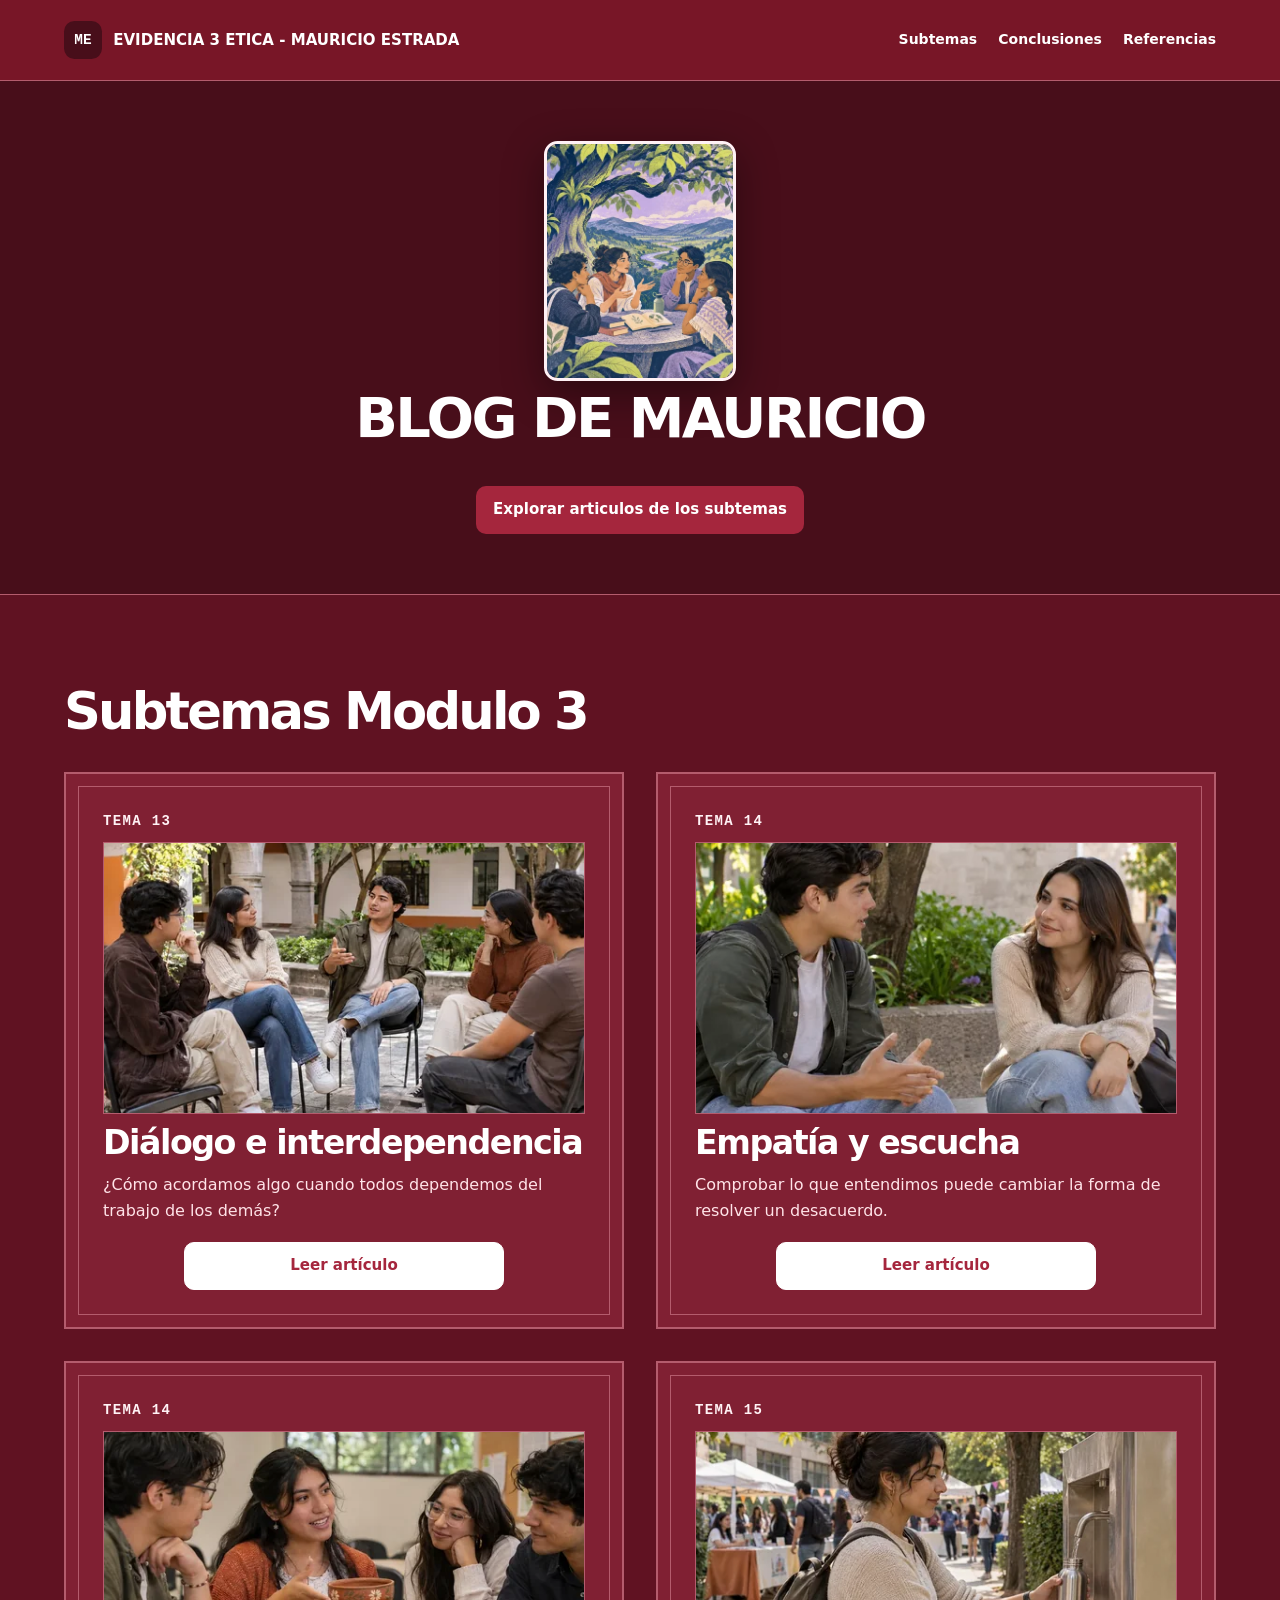
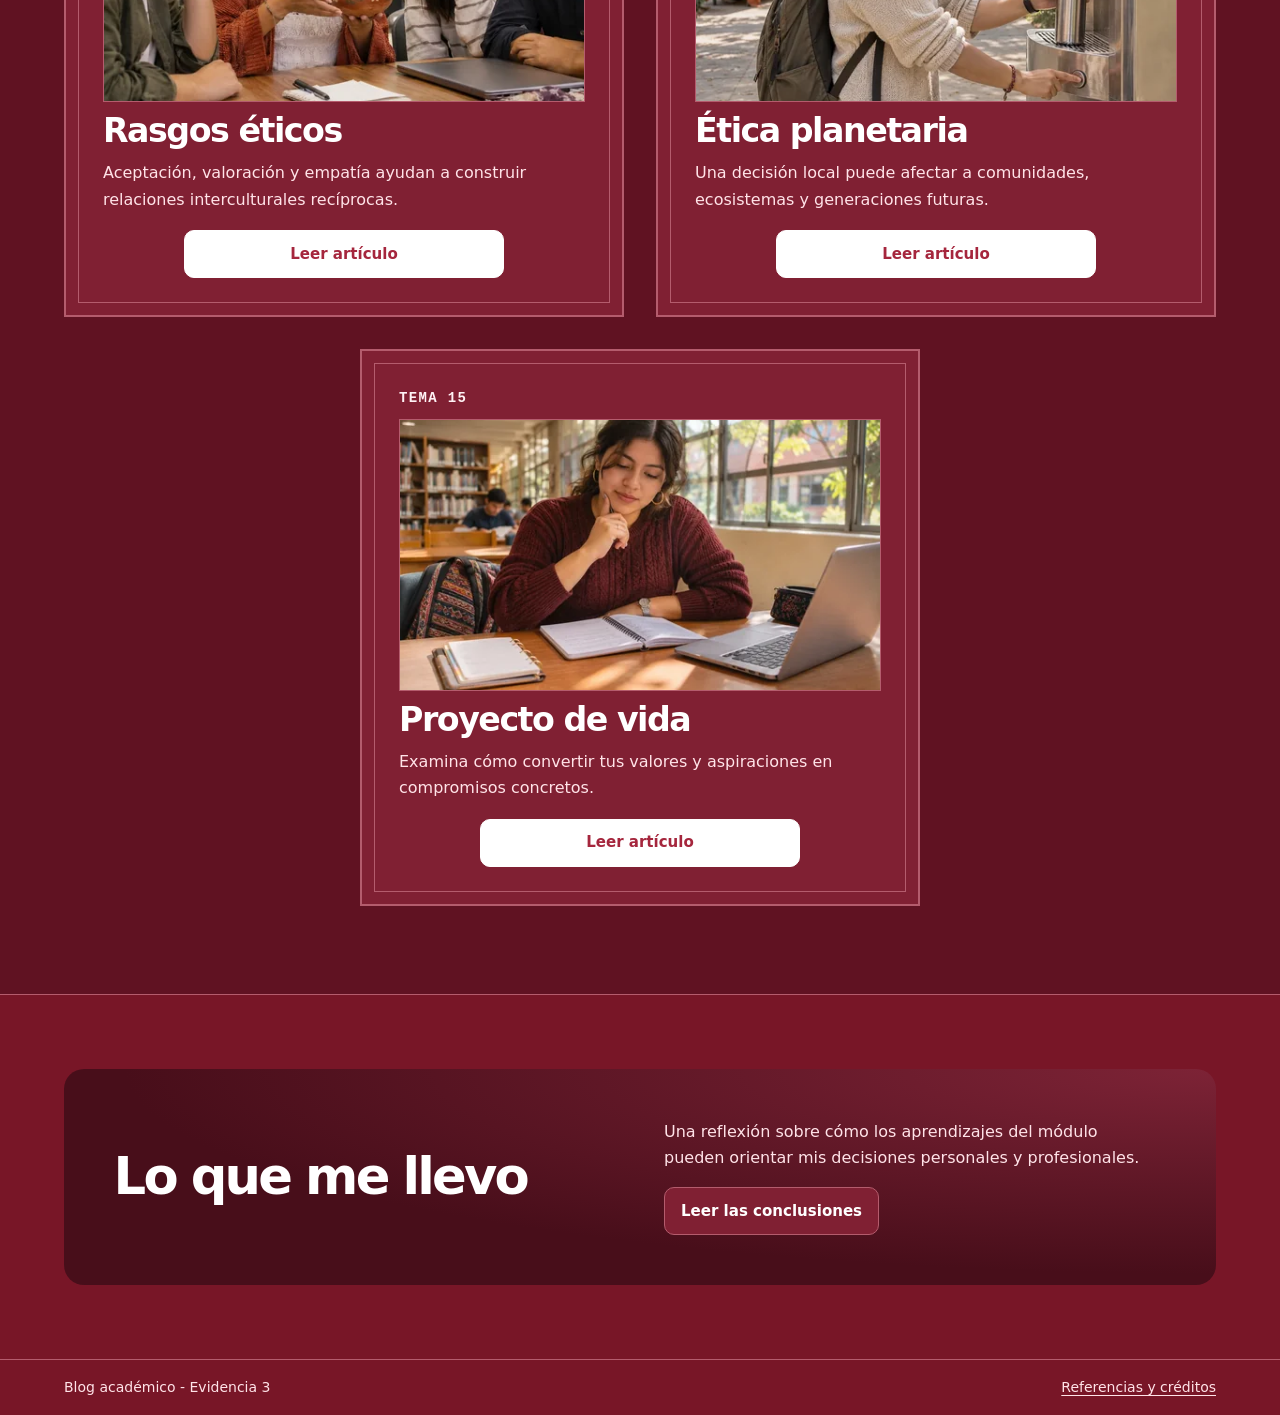
<file: index.html>
<!doctype html>
<html lang="es-MX">
<head>
  <meta charset="utf-8">
  <meta name="viewport" content="width=device-width, initial-scale=1">
  <meta name="description" content="Blog académico de Ética. Cinco lecturas con galerías del Módulo 3 para tomar decisiones en la escuela, el trabajo y la comunidad.">
  <title>EVIDENCIA 3 - ETICA</title>
  <meta name="theme-color" content="#781627">
  <link rel="stylesheet" href="estilos.css">
</head>
<body>
  <a class="skip" href="#contenido">Saltar al contenido</a>
  <header class="nav">
    <div class="wrap nav-inner">
      <a class="brand" href="index.html" aria-current="page"><span class="brand-mark" aria-hidden="true">ME</span> <span>EVIDENCIA 3 ETICA - MAURICIO ESTRADA</span></a>
      <nav aria-label="Navegación principal">
        <ul class="nav-links">
          <li><a href="#lecturas">Subtemas</a></li>
          <li><a href="conclusiones.html">Conclusiones</a></li>
          <li><a href="referencias.html">Referencias</a></li>
        </ul>
      </nav>
    </div>
  </header>
  <main id="contenido">
    <section class="hero" aria-labelledby="titulo">
      <div class="wrap hero-inner">
        <figure class="hero-figure">
          <img src="assets/hero-384.webp" srcset="assets/hero-384.webp 384w, assets/hero-576.webp 576w, assets/hero.webp 960w" sizes="clamp(9.125rem, calc(16vw - 6px), 11.625rem)" width="384" height="480" alt="Cuatro estudiantes conversan alrededor de una mesa bajo un árbol, en un paisaje atravesado por un río." fetchpriority="high">
        </figure>
        <div class="hero-copy">
          
          <h1 id="titulo">BLOG DE MAURICIO</h1>
          <a class="button" href="#lecturas">Explorar articulos de los subtemas</a>
        </div>
      </div>
    </section>
    <section class="topics" id="lecturas" aria-labelledby="titulo-lecturas">
      <div class="wrap">
        <div class="topics-header">
          <h2 id="titulo-lecturas">Subtemas Modulo 3</h2>
        </div>
        <div class="topic-grid">
          <article class="topic-card">
            <div class="topic-copy">
              <p class="eyebrow">Tema 13</p>
              <img class="topic-image" src="assets/dialogo-1.webp" srcset="assets/dialogo-1-512.webp 512w, assets/dialogo-1-768.webp 768w, assets/dialogo-1.webp 1100w" sizes="(max-width: 35rem) calc(100vw - 6rem), (max-width: 48rem) calc(100vw - 7rem), min(31rem, calc(50vw - 6rem))" width="1100" height="733" alt="Cinco estudiantes se sientan en círculo en un patio y miran al compañero que toma la palabra." decoding="async">
              <h3>Diálogo e interdependencia</h3>
              <p>¿Cómo acordamos algo cuando todos dependemos del trabajo de los demás?</p>
              <a class="button" href="dialogo.html" aria-label="Leer Diálogo e interdependencia">Leer artículo</a>
            </div>
          </article>
          <article class="topic-card">
            <div class="topic-copy">
              <p class="eyebrow">Tema 14</p>
              <img class="topic-image" src="assets/empatia-1.webp" srcset="assets/empatia-1-512.webp 512w, assets/empatia-1-768.webp 768w, assets/empatia-1.webp 1100w" sizes="(max-width: 35rem) calc(100vw - 6rem), (max-width: 48rem) calc(100vw - 7rem), min(31rem, calc(50vw - 6rem))" width="1100" height="733" alt="En una banca del campus, una estudiante mira a su compañero mientras él habla y gesticula." decoding="async">
              <h3>Empatía y escucha</h3>
              <p>Comprobar lo que entendimos puede cambiar la forma de resolver un desacuerdo.</p>
              <a class="button" href="empatia.html" aria-label="Leer Empatía y escucha">Leer artículo</a>
            </div>
          </article>
          <article class="topic-card">
            <div class="topic-copy">
              <p class="eyebrow">Tema 14</p>
              <img class="topic-image" src="assets/rasgos-1.webp" srcset="assets/rasgos-1-512.webp 512w, assets/rasgos-1-768.webp 768w, assets/rasgos-1.webp 1100w" sizes="(max-width: 35rem) calc(100vw - 6rem), (max-width: 48rem) calc(100vw - 7rem), min(31rem, calc(50vw - 6rem))" width="1100" height="733" alt="Una estudiante muestra un cuenco de barro decorado mientras tres compañeros la escuchan alrededor de una mesa." decoding="async">
              <h3>Rasgos éticos</h3>
              <p>Aceptación, valoración y empatía ayudan a construir relaciones interculturales recíprocas.</p>
              <a class="button" href="rasgos.html" aria-label="Leer Rasgos éticos">Leer artículo</a>
            </div>
          </article>
          <article class="topic-card">
            <div class="topic-copy">
              <p class="eyebrow">Tema 15</p>
              <img class="topic-image" src="assets/planeta-1.webp" srcset="assets/planeta-1-512.webp 512w, assets/planeta-1-768.webp 768w, assets/planeta-1.webp 1100w" sizes="(max-width: 35rem) calc(100vw - 6rem), (max-width: 48rem) calc(100vw - 7rem), min(31rem, calc(50vw - 6rem))" width="1100" height="733" alt="Una estudiante llena una botella de acero en un dispensador de agua durante una feria al aire libre." decoding="async">
              <h3>Ética planetaria</h3>
              <p>Una decisión local puede afectar a comunidades, ecosistemas y generaciones futuras.</p>
              <a class="button" href="planeta.html" aria-label="Leer Ética planetaria">Leer artículo</a>
            </div>
          </article>
          <article class="topic-card">
            <div class="topic-copy">
              <p class="eyebrow">Tema 15</p>
              <img class="topic-image" src="assets/proyecto-1.webp" srcset="assets/proyecto-1-512.webp 512w, assets/proyecto-1-768.webp 768w, assets/proyecto-1.webp 1100w" sizes="(max-width: 35rem) calc(100vw - 6rem), (max-width: 48rem) calc(100vw - 7rem), min(31rem, calc(50vw - 6rem))" width="1100" height="733" alt="Una estudiante revisa un cuaderno abierto junto a una computadora en una biblioteca." decoding="async">
              <h3>Proyecto de vida</h3>
              <p>Examina cómo convertir tus valores y aspiraciones en compromisos concretos.</p>
              <a class="button" href="proyecto.html" aria-label="Leer Proyecto de vida">Leer artículo</a>
            </div>
          </article>
        </div>
      </div>
    </section>
    <section class="reflection-teaser" aria-labelledby="titulo-cierre">
      <div class="wrap teaser-grid">
        <h2 id="titulo-cierre">Lo que me llevo</h2>
        <div>
          <p>Una reflexión sobre cómo los aprendizajes del módulo pueden orientar mis decisiones personales y profesionales.</p>
          <a class="button outline" href="conclusiones.html">Leer las conclusiones</a>
        </div>
      </div>
    </section>
  </main>
  <footer class="footer">
    <div class="wrap footer-inner">
      <p>Blog académico - Evidencia 3</p>
      <a href="referencias.html">Referencias y créditos</a>
    </div>
  </footer>
</body>
</html>
</file>
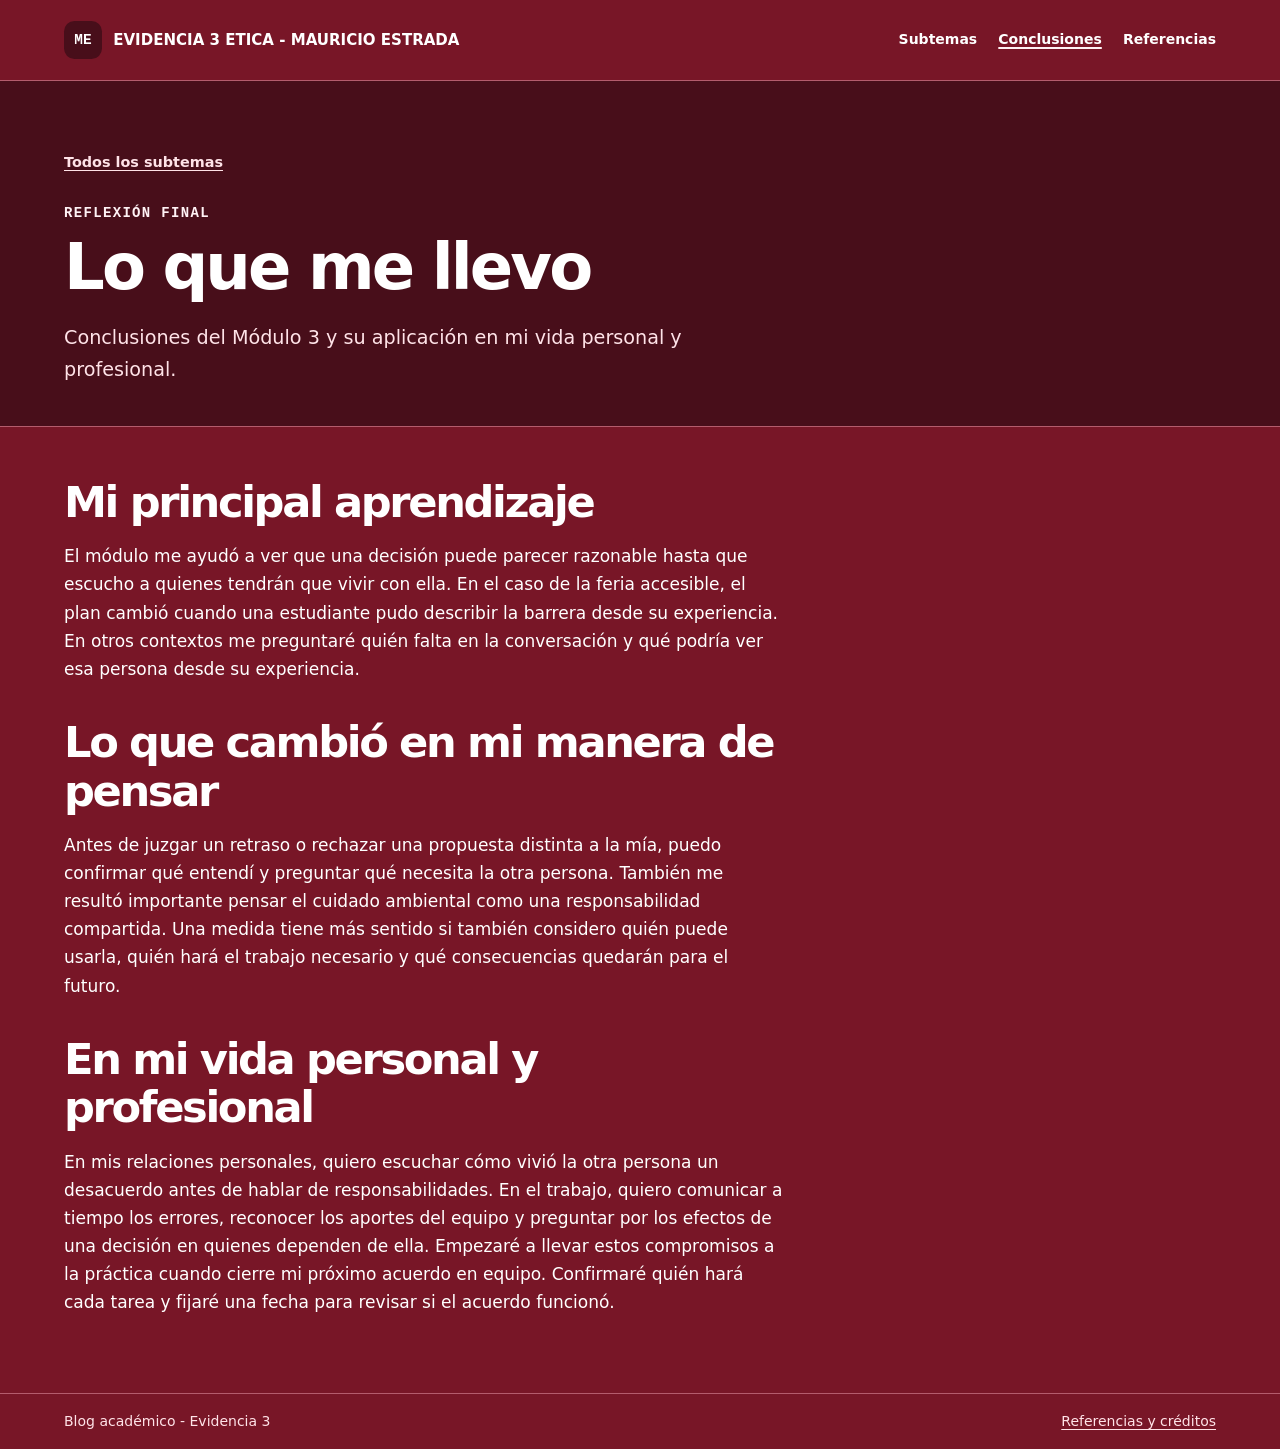
<file: conclusiones.html>
<!doctype html>
<html lang="es-MX">
<head>
  <meta charset="utf-8">
  <meta name="viewport" content="width=device-width, initial-scale=1">
  <meta name="description" content="Reflexión sobre los aprendizajes del Módulo 3.">
  <title>Conclusiones | Ética en común</title>
  <meta name="theme-color" content="#781627">
  <link rel="stylesheet" href="estilos.css">
</head>
<body>
  <a class="skip" href="#contenido">Saltar al contenido</a>
  <header class="nav">
    <div class="wrap nav-inner">
      <a class="brand" href="index.html"><span class="brand-mark" aria-hidden="true">ME</span> <span>EVIDENCIA 3 ETICA - MAURICIO ESTRADA</span></a>
      <nav aria-label="Navegación principal">
        <ul class="nav-links">
          <li><a href="index.html#lecturas">Subtemas</a></li>
          <li><a href="conclusiones.html" aria-current="page">Conclusiones</a></li>
          <li><a href="referencias.html">Referencias</a></li>
        </ul>
      </nav>
    </div>
  </header>
  <main id="contenido">
    <header class="page-head">
      <div class="wrap">
        <a class="crumb" href="index.html#lecturas">Todos los subtemas</a>
        <p class="eyebrow">Reflexión final</p>
        <h1>Lo que me llevo</h1>
        <p class="lede">Conclusiones del Módulo 3 y su aplicación en mi vida personal y profesional.</p>
      </div>
    </header>
    <div class="wrap reflection"><div class="reading-copy"><section><h2>Mi principal aprendizaje</h2><p>El módulo me ayudó a ver que una decisión puede parecer razonable hasta que escucho a quienes tendrán que vivir con ella. En el caso de la feria accesible, el plan cambió cuando una estudiante pudo describir la barrera desde su experiencia. En otros contextos me preguntaré quién falta en la conversación y qué podría ver esa persona desde su experiencia.</p></section>
<section><h2>Lo que cambió en mi manera de pensar</h2><p>Antes de juzgar un retraso o rechazar una propuesta distinta a la mía, puedo confirmar qué entendí y preguntar qué necesita la otra persona. También me resultó importante pensar el cuidado ambiental como una responsabilidad compartida. Una medida tiene más sentido si también considero quién puede usarla, quién hará el trabajo necesario y qué consecuencias quedarán para el futuro.</p></section>
<section><h2>En mi vida personal y profesional</h2><p>En mis relaciones personales, quiero escuchar cómo vivió la otra persona un desacuerdo antes de hablar de responsabilidades. En el trabajo, quiero comunicar a tiempo los errores, reconocer los aportes del equipo y preguntar por los efectos de una decisión en quienes dependen de ella. Empezaré a llevar estos compromisos a la práctica cuando cierre mi próximo acuerdo en equipo. Confirmaré quién hará cada tarea y fijaré una fecha para revisar si el acuerdo funcionó.</p></section></div></div>
  </main>
   <footer class="footer">
    <div class="wrap footer-inner">
      <p>Blog académico - Evidencia 3</p>
      <a href="referencias.html">Referencias y créditos</a>
    </div>
  </footer>
</body>
</html>
</file>
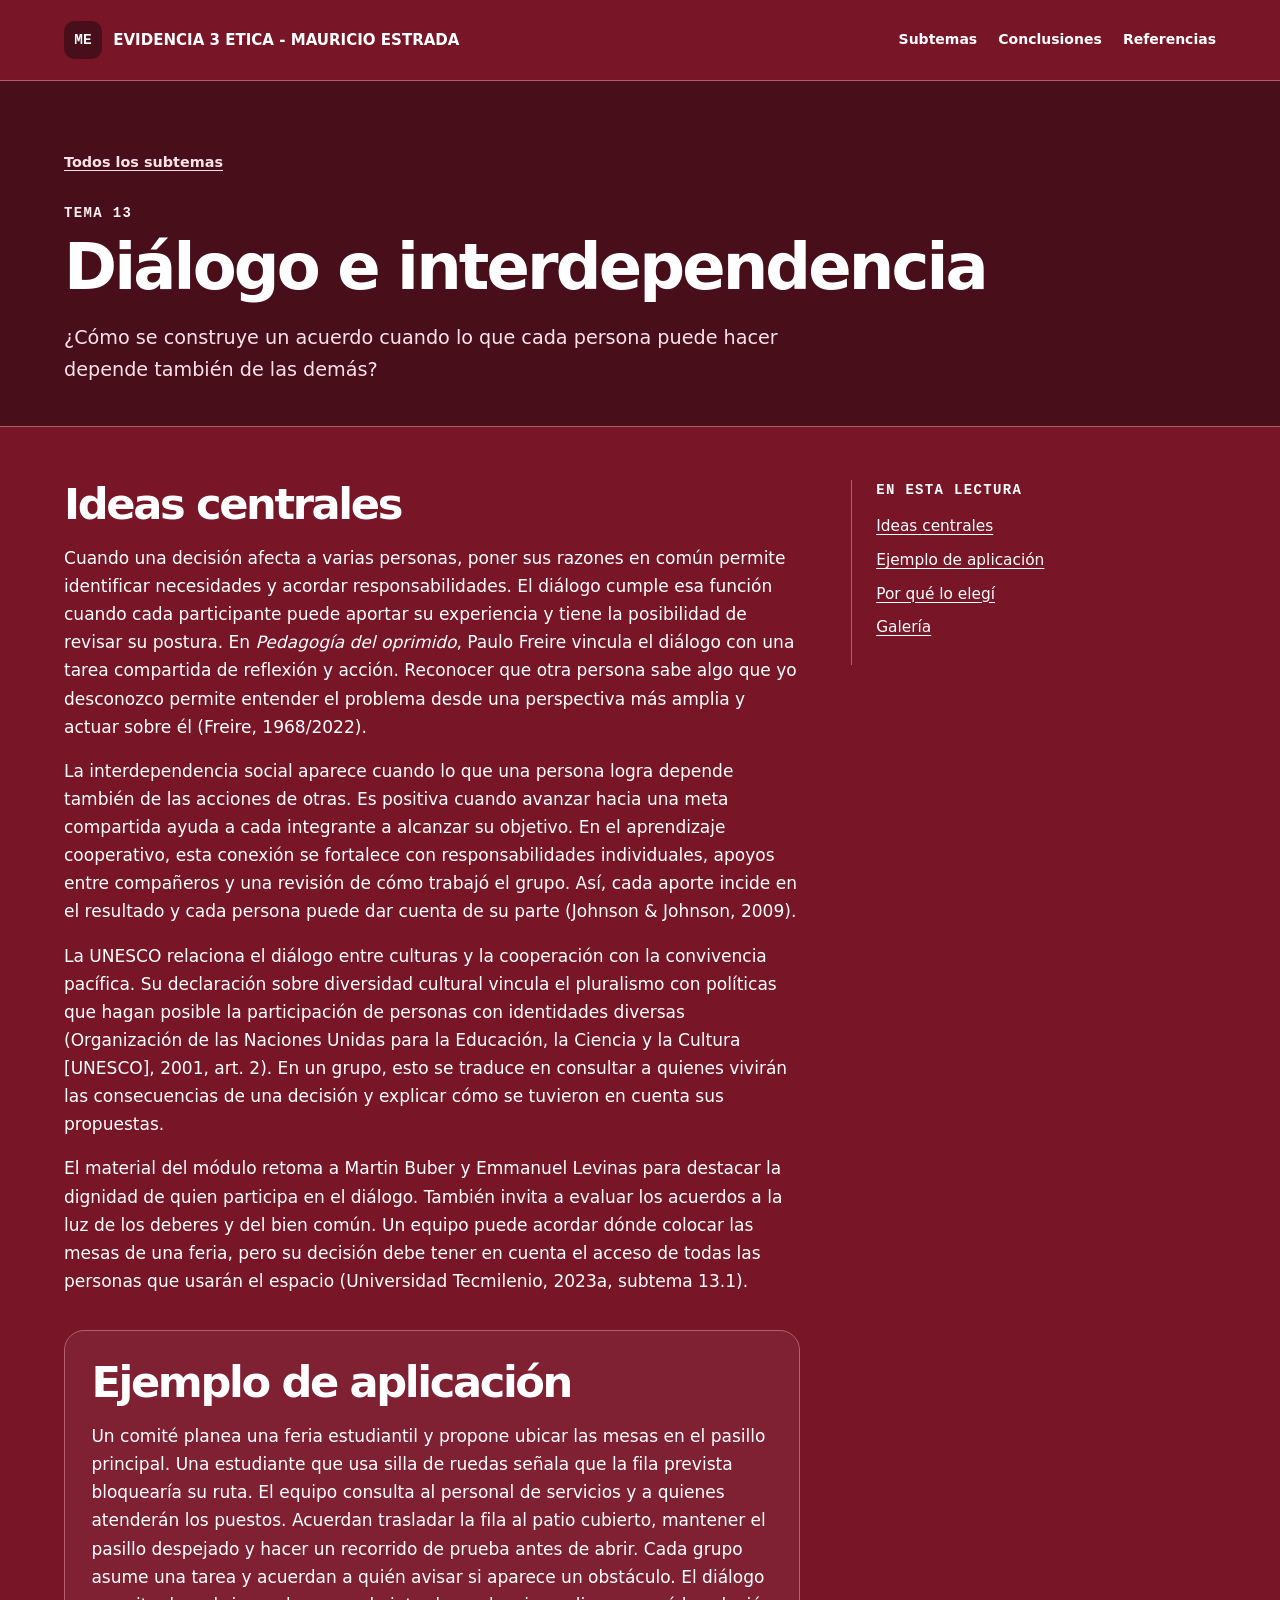
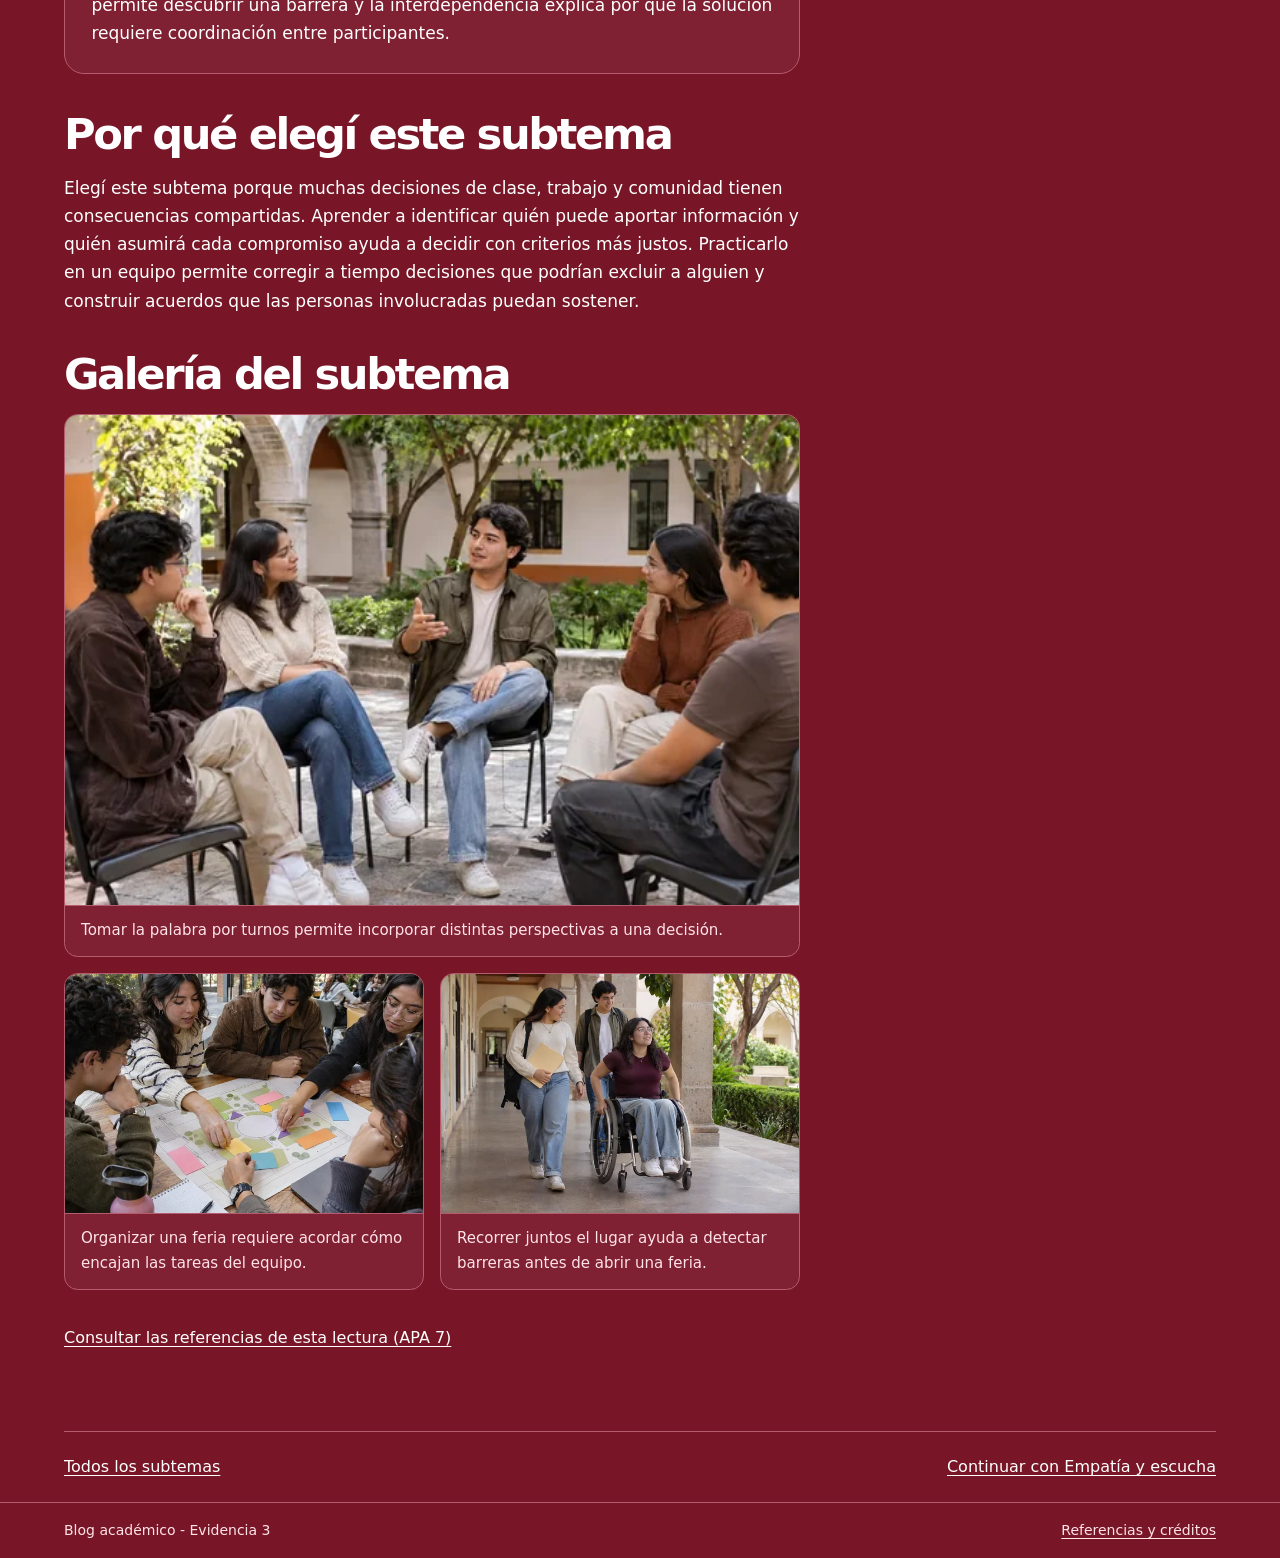
<file: dialogo.html>
<!doctype html>
<html lang="es-MX">
<head>
  <meta charset="utf-8">
  <meta name="viewport" content="width=device-width, initial-scale=1">
  <meta name="description" content="¿Cómo se construye un acuerdo cuando lo que cada persona puede hacer depende también de las demás?">
  <title>Diálogo e interdependencia | Ética en común</title>
  <meta name="theme-color" content="#781627">
  <link rel="stylesheet" href="estilos.css">
</head>
<body>
  <a class="skip" href="#contenido">Saltar al contenido</a>
  <header class="nav">
    <div class="wrap nav-inner">
      <a class="brand" href="index.html"><span class="brand-mark" aria-hidden="true">ME</span> <span>EVIDENCIA 3 ETICA - MAURICIO ESTRADA</span></a>
      <nav aria-label="Navegación principal">
        <ul class="nav-links">
          <li><a href="index.html#lecturas">Subtemas</a></li>
          <li><a href="conclusiones.html">Conclusiones</a></li>
          <li><a href="referencias.html">Referencias</a></li>
        </ul>
      </nav>
    </div>
  </header>
  <main id="contenido">
    <header class="page-head">
      <div class="wrap">
        <a class="crumb" href="index.html#lecturas">Todos los subtemas</a>
        <p class="eyebrow">Tema 13</p>
        <h1>Diálogo e interdependencia</h1>
        <p class="lede">¿Cómo se construye un acuerdo cuando lo que cada persona puede hacer depende también de las demás?</p>
      </div>
    </header>
    <div class="wrap reading-layout">
      <article>
        <div class="reading-copy">
          <section id="conceptos" aria-labelledby="titulo-conceptos">
            <h2 id="titulo-conceptos">Ideas centrales</h2>
            <p>Cuando una decisión afecta a varias personas, poner sus razones en común permite identificar necesidades y acordar responsabilidades. El diálogo cumple esa función cuando cada participante puede aportar su experiencia y tiene la posibilidad de revisar su postura. En <em>Pedagogía del oprimido</em>, Paulo Freire vincula el diálogo con una tarea compartida de reflexión y acción. Reconocer que otra persona sabe algo que yo desconozco permite entender el problema desde una perspectiva más amplia y actuar sobre él (Freire, 1968/2022).</p>
<p>La interdependencia social aparece cuando lo que una persona logra depende también de las acciones de otras. Es positiva cuando avanzar hacia una meta compartida ayuda a cada integrante a alcanzar su objetivo. En el aprendizaje cooperativo, esta conexión se fortalece con responsabilidades individuales, apoyos entre compañeros y una revisión de cómo trabajó el grupo. Así, cada aporte incide en el resultado y cada persona puede dar cuenta de su parte (Johnson &amp; Johnson, 2009).</p>
<p>La UNESCO relaciona el diálogo entre culturas y la cooperación con la convivencia pacífica. Su declaración sobre diversidad cultural vincula el pluralismo con políticas que hagan posible la participación de personas con identidades diversas (Organización de las Naciones Unidas para la Educación, la Ciencia y la Cultura [UNESCO], 2001, art. 2). En un grupo, esto se traduce en consultar a quienes vivirán las consecuencias de una decisión y explicar cómo se tuvieron en cuenta sus propuestas.</p>
<p>El material del módulo retoma a Martin Buber y Emmanuel Levinas para destacar la dignidad de quien participa en el diálogo. También invita a evaluar los acuerdos a la luz de los deberes y del bien común. Un equipo puede acordar dónde colocar las mesas de una feria, pero su decisión debe tener en cuenta el acceso de todas las personas que usarán el espacio (Universidad Tecmilenio, 2023a, subtema 13.1).</p>
          </section>
          <section class="case" id="ejemplo" aria-labelledby="titulo-ejemplo">
            <h2 id="titulo-ejemplo">Ejemplo de aplicación</h2>
            <p>Un comité planea una feria estudiantil y propone ubicar las mesas en el pasillo principal. Una estudiante que usa silla de ruedas señala que la fila prevista bloquearía su ruta. El equipo consulta al personal de servicios y a quienes atenderán los puestos. Acuerdan trasladar la fila al patio cubierto, mantener el pasillo despejado y hacer un recorrido de prueba antes de abrir. Cada grupo asume una tarea y acuerdan a quién avisar si aparece un obstáculo. El diálogo permite descubrir una barrera y la interdependencia explica por qué la solución requiere coordinación entre participantes.</p>
          </section>
          <section id="justificacion" aria-labelledby="titulo-justificacion">
            <h2 id="titulo-justificacion">Por qué elegí este subtema</h2>
            <p>Elegí este subtema porque muchas decisiones de clase, trabajo y comunidad tienen consecuencias compartidas. Aprender a identificar quién puede aportar información y quién asumirá cada compromiso ayuda a decidir con criterios más justos. Practicarlo en un equipo permite corregir a tiempo decisiones que podrían excluir a alguien y construir acuerdos que las personas involucradas puedan sostener.</p>
          </section>
        </div>
        <section class="photo-section" id="recursos" aria-labelledby="titulo-recursos">
          <h2 id="titulo-recursos">Galería del subtema</h2>
          <div class="photo-gallery">
            <figure>
              <img src="assets/dialogo-1.webp" srcset="assets/dialogo-1-512.webp 512w, assets/dialogo-1-768.webp 768w, assets/dialogo-1.webp 1100w" sizes="auto, (max-width: 48rem) 90vw, 46rem" width="1100" height="733" alt="Cinco estudiantes se sientan en círculo en un patio y miran al compañero que toma la palabra." loading="lazy" decoding="async">
              <figcaption>Tomar la palabra por turnos permite incorporar distintas perspectivas a una decisión.</figcaption>
            </figure>
            <figure>
              <img src="assets/dialogo-2.webp" srcset="assets/dialogo-2-640.webp 640w, assets/dialogo-2.webp 1100w" sizes="auto, (max-width: 35rem) 90vw, 22.5rem" width="1100" height="733" alt="Un grupo de estudiantes acomoda tarjetas de colores sobre un plano extendido en una mesa." loading="lazy" decoding="async">
              <figcaption>Organizar una feria requiere acordar cómo encajan las tareas del equipo.</figcaption>
            </figure>
            <figure>
              <img src="assets/dialogo-3.webp" srcset="assets/dialogo-3-640.webp 640w, assets/dialogo-3.webp 1100w" sizes="auto, (max-width: 35rem) 90vw, 22.5rem" width="1100" height="733" alt="Una estudiante en silla de ruedas y dos compañeros avanzan por un pasillo despejado con columnas." loading="lazy" decoding="async">
              <figcaption>Recorrer juntos el lugar ayuda a detectar barreras antes de abrir una feria.</figcaption>
            </figure>
          </div>
        </section>
        <p class="citations-note"><a href="referencias.html#dialogo">Consultar las referencias de esta lectura (APA 7)</a></p>
      </article>
      <nav class="on-page" aria-label="Secciones de la lectura">
        <p class="eyebrow">En esta lectura</p>
        <ul>
          <li><a href="#conceptos">Ideas centrales</a></li>
          <li><a href="#ejemplo">Ejemplo de aplicación</a></li>
          <li><a href="#justificacion">Por qué lo elegí</a></li>
          <li><a href="#recursos">Galería</a></li>
        </ul>
      </nav>
    </div>
    <nav class="wrap prev-next" aria-label="Continuar leyendo">
      <a href="index.html#lecturas">Todos los subtemas</a>
      <a href="empatia.html">Continuar con Empatía y escucha</a>
    </nav>
  </main>
   <footer class="footer">
    <div class="wrap footer-inner">
      <p>Blog académico - Evidencia 3</p>
      <a href="referencias.html">Referencias y créditos</a>
    </div>
  </footer>
</body>
</html>
</file>
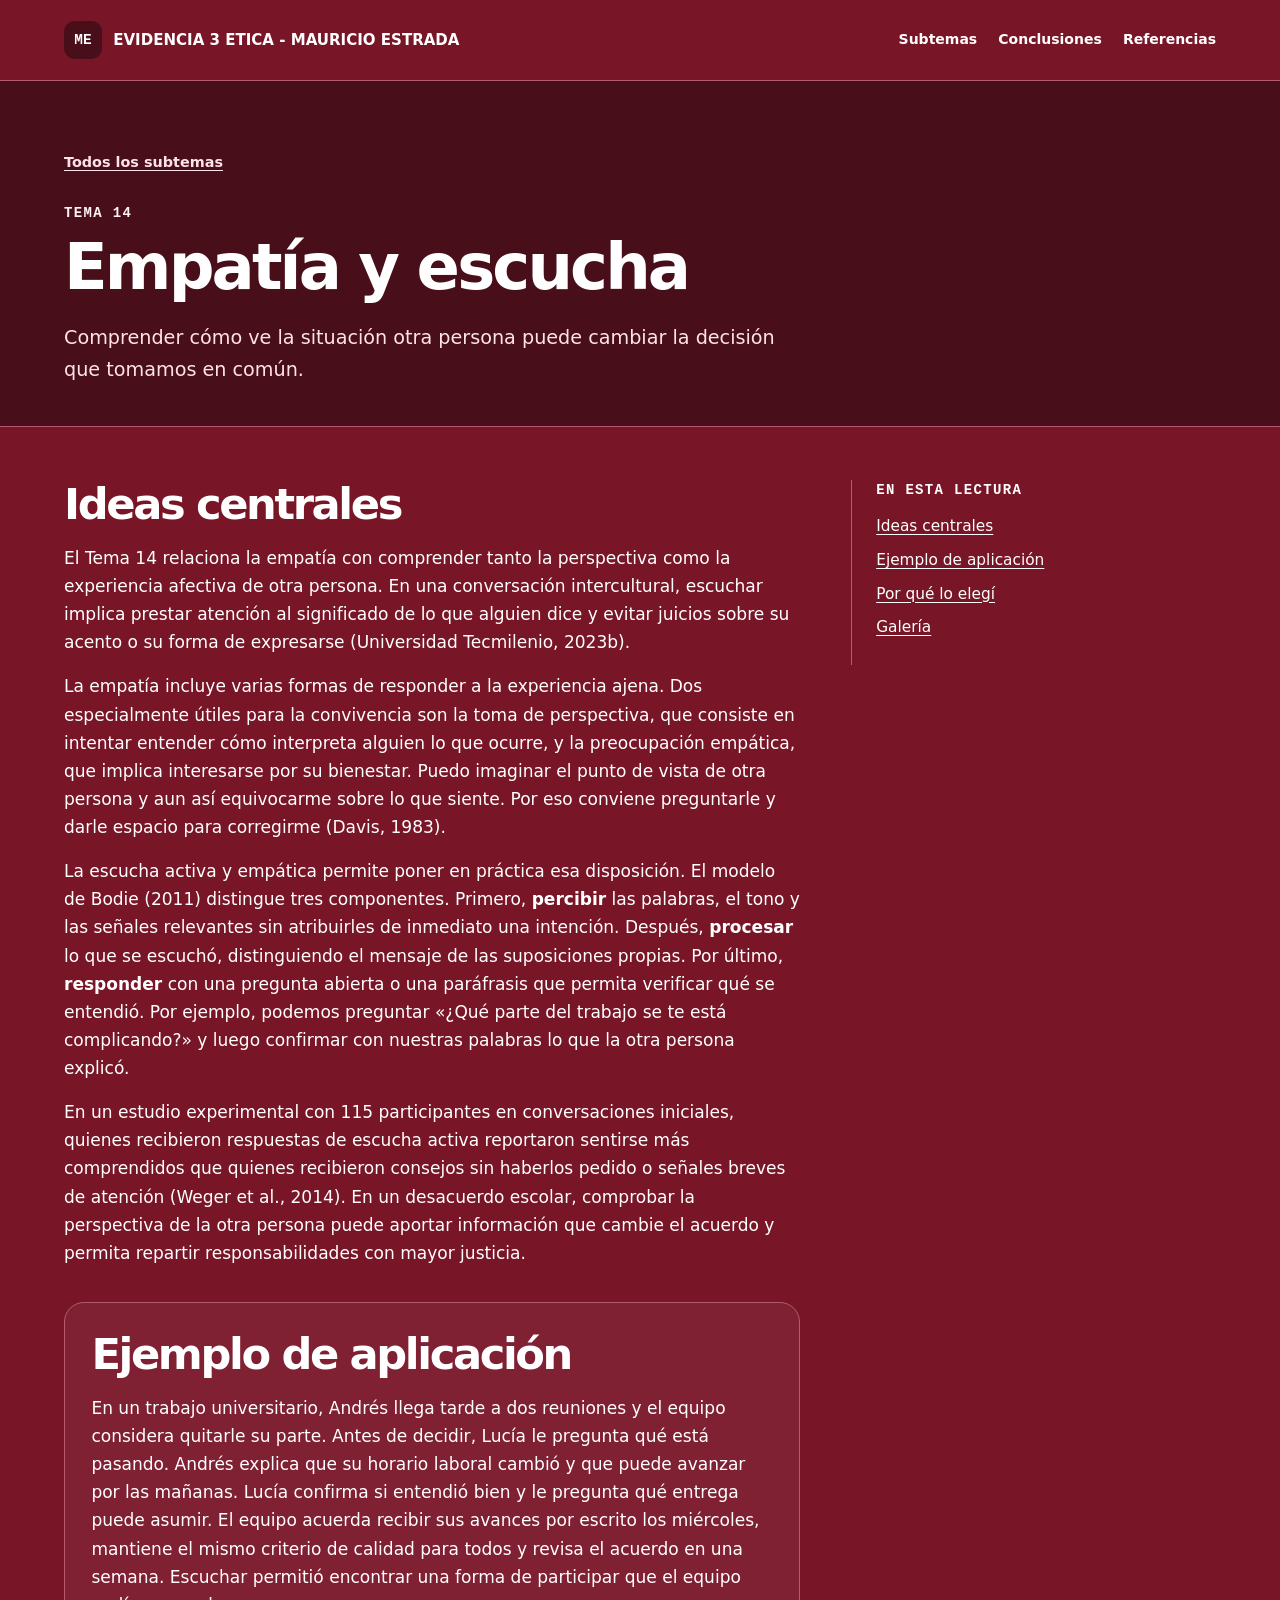
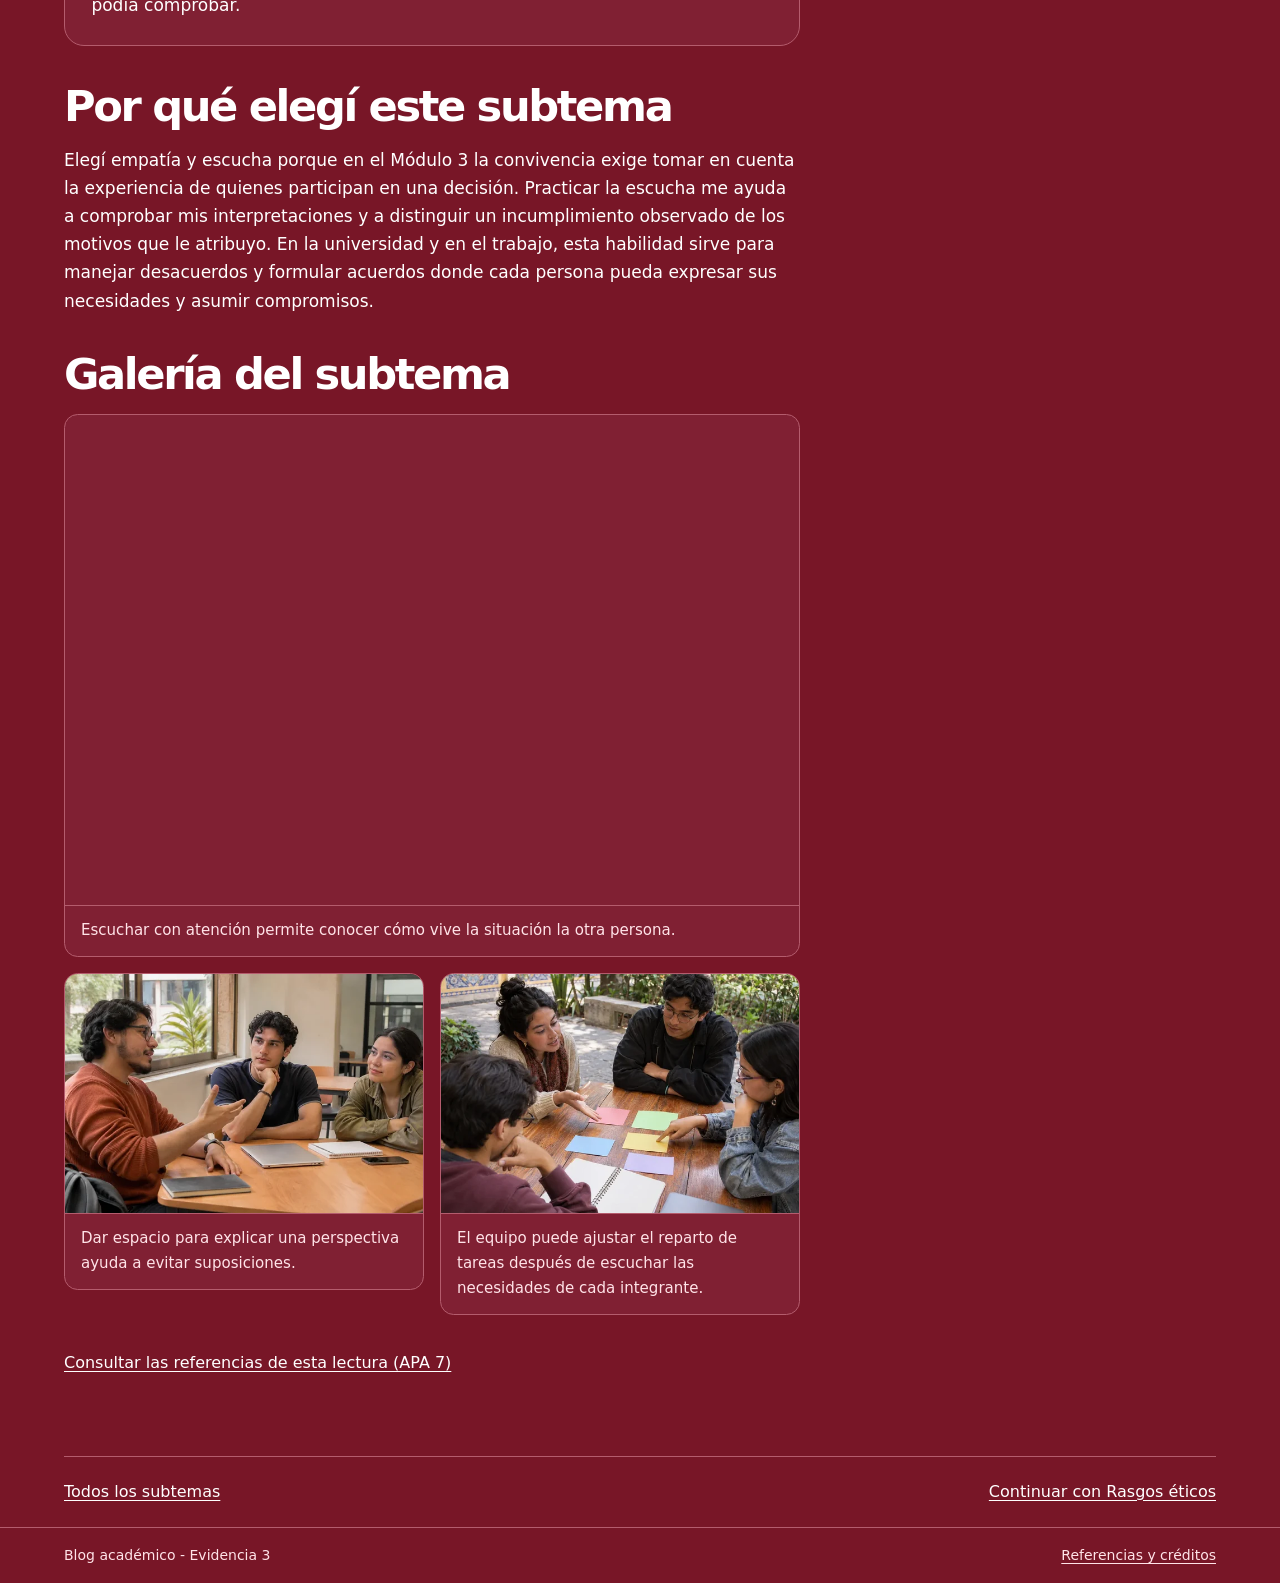
<file: empatia.html>
<!doctype html>
<html lang="es-MX">
<head>
  <meta charset="utf-8">
  <meta name="viewport" content="width=device-width, initial-scale=1">
  <meta name="description" content="Comprender cómo ve la situación otra persona puede cambiar la decisión que tomamos en común.">
  <title>Empatía y escucha | Ética en común</title>
  <meta name="theme-color" content="#781627">
  <link rel="stylesheet" href="estilos.css">
</head>
<body>
  <a class="skip" href="#contenido">Saltar al contenido</a>
  <header class="nav">
    <div class="wrap nav-inner">
      <a class="brand" href="index.html"><span class="brand-mark" aria-hidden="true">ME</span> <span>EVIDENCIA 3 ETICA - MAURICIO ESTRADA</span></a>
      <nav aria-label="Navegación principal">
        <ul class="nav-links">
          <li><a href="index.html#lecturas">Subtemas</a></li>
          <li><a href="conclusiones.html">Conclusiones</a></li>
          <li><a href="referencias.html">Referencias</a></li>
        </ul>
      </nav>
    </div>
  </header>
  <main id="contenido">
    <header class="page-head">
      <div class="wrap">
        <a class="crumb" href="index.html#lecturas">Todos los subtemas</a>
        <p class="eyebrow">Tema 14</p>
        <h1>Empatía y escucha</h1>
        <p class="lede">Comprender cómo ve la situación otra persona puede cambiar la decisión que tomamos en común.</p>
      </div>
    </header>
    <div class="wrap reading-layout">
      <article>
        <div class="reading-copy">
          <section id="conceptos" aria-labelledby="titulo-conceptos">
            <h2 id="titulo-conceptos">Ideas centrales</h2>
            <p>El Tema 14 relaciona la empatía con comprender tanto la perspectiva como la experiencia afectiva de otra persona. En una conversación intercultural, escuchar implica prestar atención al significado de lo que alguien dice y evitar juicios sobre su acento o su forma de expresarse (Universidad Tecmilenio, 2023b).</p>
<p>La empatía incluye varias formas de responder a la experiencia ajena. Dos especialmente útiles para la convivencia son la toma de perspectiva, que consiste en intentar entender cómo interpreta alguien lo que ocurre, y la preocupación empática, que implica interesarse por su bienestar. Puedo imaginar el punto de vista de otra persona y aun así equivocarme sobre lo que siente. Por eso conviene preguntarle y darle espacio para corregirme (Davis, 1983).</p>
<p>La escucha activa y empática permite poner en práctica esa disposición. El modelo de Bodie (2011) distingue tres componentes. Primero, <strong>percibir</strong> las palabras, el tono y las señales relevantes sin atribuirles de inmediato una intención. Después, <strong>procesar</strong> lo que se escuchó, distinguiendo el mensaje de las suposiciones propias. Por último, <strong>responder</strong> con una pregunta abierta o una paráfrasis que permita verificar qué se entendió. Por ejemplo, podemos preguntar «¿Qué parte del trabajo se te está complicando?» y luego confirmar con nuestras palabras lo que la otra persona explicó.</p>
<p>En un estudio experimental con 115 participantes en conversaciones iniciales, quienes recibieron respuestas de escucha activa reportaron sentirse más comprendidos que quienes recibieron consejos sin haberlos pedido o señales breves de atención (Weger et al., 2014). En un desacuerdo escolar, comprobar la perspectiva de la otra persona puede aportar información que cambie el acuerdo y permita repartir responsabilidades con mayor justicia.</p>
            
          </section>
          <section class="case" id="ejemplo" aria-labelledby="titulo-ejemplo">
            <h2 id="titulo-ejemplo">Ejemplo de aplicación</h2>
            <p>En un trabajo universitario, Andrés llega tarde a dos reuniones y el equipo considera quitarle su parte. Antes de decidir, Lucía le pregunta qué está pasando. Andrés explica que su horario laboral cambió y que puede avanzar por las mañanas. Lucía confirma si entendió bien y le pregunta qué entrega puede asumir. El equipo acuerda recibir sus avances por escrito los miércoles, mantiene el mismo criterio de calidad para todos y revisa el acuerdo en una semana. Escuchar permitió encontrar una forma de participar que el equipo podía comprobar.</p>
          </section>
          <section id="justificacion" aria-labelledby="titulo-justificacion">
            <h2 id="titulo-justificacion">Por qué elegí este subtema</h2>
            <p>Elegí empatía y escucha porque en el Módulo 3 la convivencia exige tomar en cuenta la experiencia de quienes participan en una decisión. Practicar la escucha me ayuda a comprobar mis interpretaciones y a distinguir un incumplimiento observado de los motivos que le atribuyo. En la universidad y en el trabajo, esta habilidad sirve para manejar desacuerdos y formular acuerdos donde cada persona pueda expresar sus necesidades y asumir compromisos.</p>
          </section>
        </div>
        <section class="photo-section" id="recursos" aria-labelledby="titulo-recursos">
          <h2 id="titulo-recursos">Galería del subtema</h2>
          <div class="photo-gallery">
            <figure>
              <img src="assets/empatia-1.webp" srcset="assets/empatia-1-512.webp 512w, assets/empatia-1-768.webp 768w, assets/empatia-1.webp 1100w" sizes="auto, (max-width: 48rem) 90vw, 46rem" width="1100" height="733" alt="En una banca del campus, una estudiante mira a su compañero mientras él habla y gesticula." loading="lazy" decoding="async">
              <figcaption>Escuchar con atención permite conocer cómo vive la situación la otra persona.</figcaption>
            </figure>
            <figure>
              <img src="assets/empatia-2.webp" srcset="assets/empatia-2-640.webp 640w, assets/empatia-2.webp 1100w" sizes="auto, (max-width: 35rem) 90vw, 22.5rem" width="1100" height="733" alt="Un estudiante explica su punto de vista a dos compañeros reunidos en un salón." loading="lazy" decoding="async">
              <figcaption>Dar espacio para explicar una perspectiva ayuda a evitar suposiciones.</figcaption>
            </figure>
            <figure>
              <img src="assets/empatia-3.webp" srcset="assets/empatia-3-640.webp 640w, assets/empatia-3.webp 1100w" sizes="auto, (max-width: 35rem) 90vw, 22.5rem" width="1100" height="733" alt="Cuatro estudiantes revisan tarjetas de colores y un cuaderno en una mesa." loading="lazy" decoding="async">
              <figcaption>El equipo puede ajustar el reparto de tareas después de escuchar las necesidades de cada integrante.</figcaption>
            </figure>
          </div>
        </section>
        <p class="citations-note"><a href="referencias.html#empatia">Consultar las referencias de esta lectura (APA 7)</a></p>
      </article>
      <nav class="on-page" aria-label="Secciones de la lectura">
        <p class="eyebrow">En esta lectura</p>
        <ul>
          <li><a href="#conceptos">Ideas centrales</a></li>
          <li><a href="#ejemplo">Ejemplo de aplicación</a></li>
          <li><a href="#justificacion">Por qué lo elegí</a></li>
          <li><a href="#recursos">Galería</a></li>
        </ul>
      </nav>
    </div>
    <nav class="wrap prev-next" aria-label="Continuar leyendo">
      <a href="index.html#lecturas">Todos los subtemas</a>
      <a href="rasgos.html">Continuar con Rasgos éticos</a>
    </nav>
  </main>
   <footer class="footer">
    <div class="wrap footer-inner">
      <p>Blog académico - Evidencia 3</p>
      <a href="referencias.html">Referencias y créditos</a>
    </div>
  </footer>
</body>
</html>
</file>
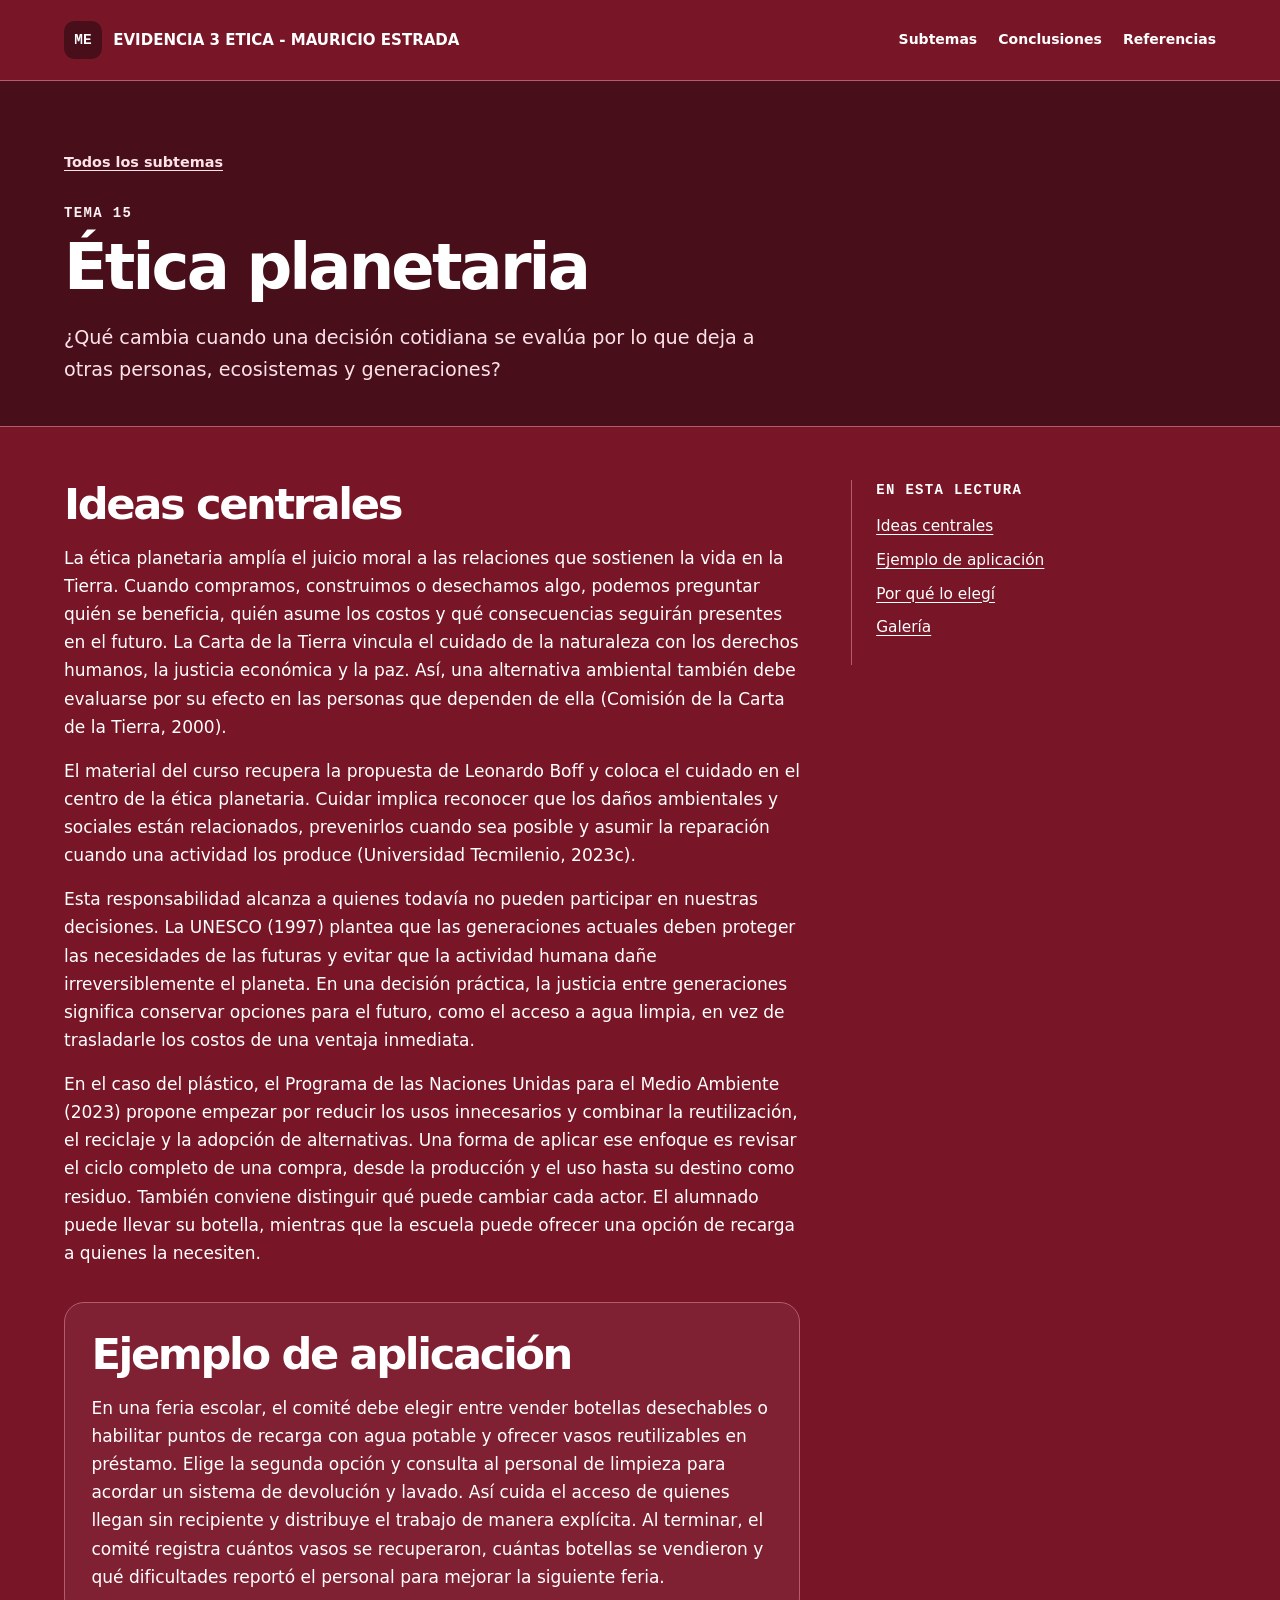
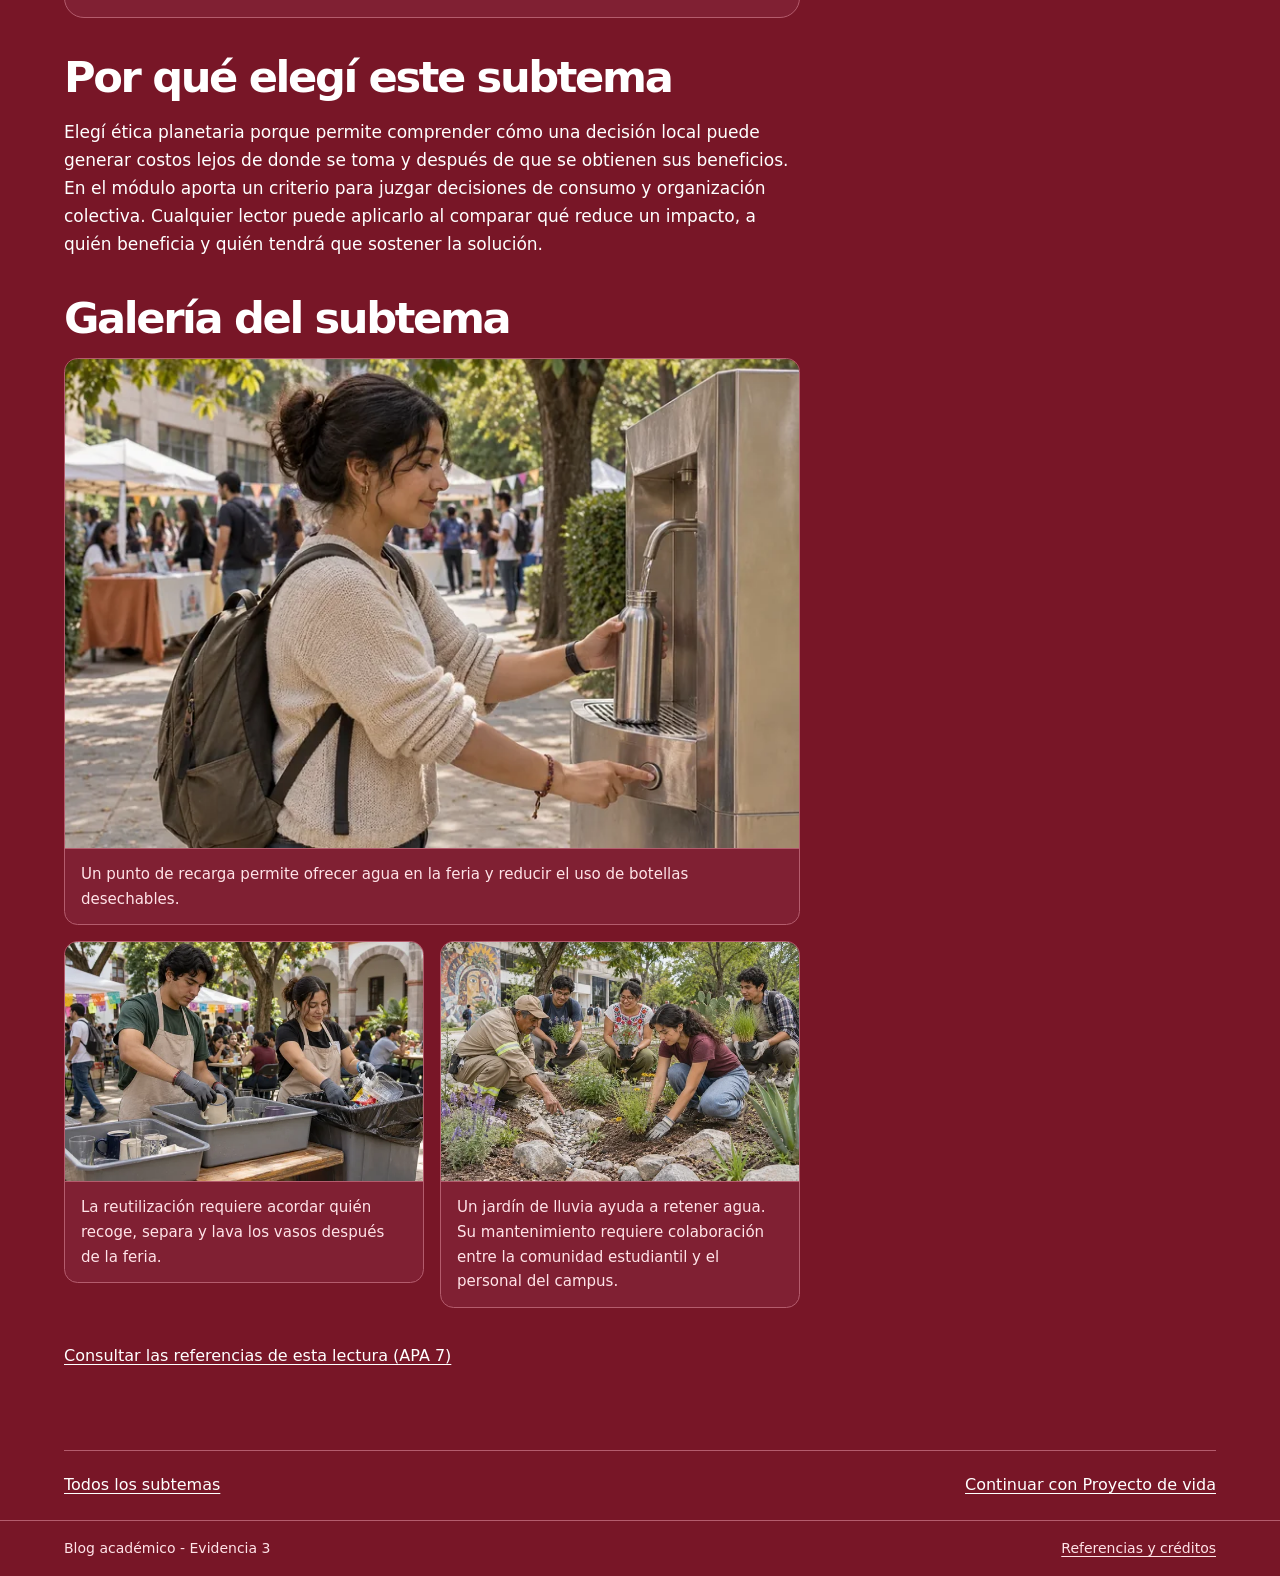
<file: planeta.html>
<!doctype html>
<html lang="es-MX">
<head>
  <meta charset="utf-8">
  <meta name="viewport" content="width=device-width, initial-scale=1">
  <meta name="description" content="¿Qué cambia cuando una decisión cotidiana se evalúa por lo que deja a otras personas, ecosistemas y generaciones?">
  <title>Ética planetaria | Ética en común</title>
  <meta name="theme-color" content="#781627">
  <link rel="stylesheet" href="estilos.css">
</head>
<body>
  <a class="skip" href="#contenido">Saltar al contenido</a>
  <header class="nav">
    <div class="wrap nav-inner">
      <a class="brand" href="index.html"><span class="brand-mark" aria-hidden="true">ME</span> <span>EVIDENCIA 3 ETICA - MAURICIO ESTRADA</span></a>
      <nav aria-label="Navegación principal">
        <ul class="nav-links">
          <li><a href="index.html#lecturas">Subtemas</a></li>
          <li><a href="conclusiones.html">Conclusiones</a></li>
          <li><a href="referencias.html">Referencias</a></li>
        </ul>
      </nav>
    </div>
  </header>
  <main id="contenido">
    <header class="page-head">
      <div class="wrap">
        <a class="crumb" href="index.html#lecturas">Todos los subtemas</a>
        <p class="eyebrow">Tema 15</p>
        <h1>Ética planetaria</h1>
        <p class="lede">¿Qué cambia cuando una decisión cotidiana se evalúa por lo que deja a otras personas, ecosistemas y generaciones?</p>
      </div>
    </header>
    <div class="wrap reading-layout">
      <article>
        <div class="reading-copy">
          <section id="conceptos" aria-labelledby="titulo-conceptos">
            <h2 id="titulo-conceptos">Ideas centrales</h2>
            <p>La ética planetaria amplía el juicio moral a las relaciones que sostienen la vida en la Tierra. Cuando compramos, construimos o desechamos algo, podemos preguntar quién se beneficia, quién asume los costos y qué consecuencias seguirán presentes en el futuro. La Carta de la Tierra vincula el cuidado de la naturaleza con los derechos humanos, la justicia económica y la paz. Así, una alternativa ambiental también debe evaluarse por su efecto en las personas que dependen de ella (Comisión de la Carta de la Tierra, 2000).</p>
<p>El material del curso recupera la propuesta de Leonardo Boff y coloca el cuidado en el centro de la ética planetaria. Cuidar implica reconocer que los daños ambientales y sociales están relacionados, prevenirlos cuando sea posible y asumir la reparación cuando una actividad los produce (Universidad Tecmilenio, 2023c).</p>
<p>Esta responsabilidad alcanza a quienes todavía no pueden participar en nuestras decisiones. La UNESCO (1997) plantea que las generaciones actuales deben proteger las necesidades de las futuras y evitar que la actividad humana dañe irreversiblemente el planeta. En una decisión práctica, la justicia entre generaciones significa conservar opciones para el futuro, como el acceso a agua limpia, en vez de trasladarle los costos de una ventaja inmediata.</p>
<p>En el caso del plástico, el Programa de las Naciones Unidas para el Medio Ambiente (2023) propone empezar por reducir los usos innecesarios y combinar la reutilización, el reciclaje y la adopción de alternativas. Una forma de aplicar ese enfoque es revisar el ciclo completo de una compra, desde la producción y el uso hasta su destino como residuo. También conviene distinguir qué puede cambiar cada actor. El alumnado puede llevar su botella, mientras que la escuela puede ofrecer una opción de recarga a quienes la necesiten.</p>
          </section>
          <section class="case" id="ejemplo" aria-labelledby="titulo-ejemplo">
            <h2 id="titulo-ejemplo">Ejemplo de aplicación</h2>
            <p>En una feria escolar, el comité debe elegir entre vender botellas desechables o habilitar puntos de recarga con agua potable y ofrecer vasos reutilizables en préstamo. Elige la segunda opción y consulta al personal de limpieza para acordar un sistema de devolución y lavado. Así cuida el acceso de quienes llegan sin recipiente y distribuye el trabajo de manera explícita. Al terminar, el comité registra cuántos vasos se recuperaron, cuántas botellas se vendieron y qué dificultades reportó el personal para mejorar la siguiente feria.</p>
          </section>
          <section id="justificacion" aria-labelledby="titulo-justificacion">
            <h2 id="titulo-justificacion">Por qué elegí este subtema</h2>
            <p>Elegí ética planetaria porque permite comprender cómo una decisión local puede generar costos lejos de donde se toma y después de que se obtienen sus beneficios. En el módulo aporta un criterio para juzgar decisiones de consumo y organización colectiva. Cualquier lector puede aplicarlo al comparar qué reduce un impacto, a quién beneficia y quién tendrá que sostener la solución.</p>
          </section>
        </div>
        <section class="photo-section" id="recursos" aria-labelledby="titulo-recursos">
          <h2 id="titulo-recursos">Galería del subtema</h2>
          <div class="photo-gallery">
            <figure>
              <img src="assets/planeta-1.webp" srcset="assets/planeta-1-512.webp 512w, assets/planeta-1-768.webp 768w, assets/planeta-1.webp 1100w" sizes="auto, (max-width: 48rem) 90vw, 46rem" width="1100" height="733" alt="Una estudiante llena una botella de acero en un dispensador de agua durante una feria al aire libre." loading="lazy" decoding="async">
              <figcaption>Un punto de recarga permite ofrecer agua en la feria y reducir el uso de botellas desechables.</figcaption>
            </figure>
            <figure>
              <img src="assets/planeta-2.webp" srcset="assets/planeta-2-640.webp 640w, assets/planeta-2.webp 1100w" sizes="auto, (max-width: 35rem) 90vw, 22.5rem" width="1100" height="733" alt="Dos voluntarios separan vasos reutilizables y envases desechables en recipientes distintos." loading="lazy" decoding="async">
              <figcaption>La reutilización requiere acordar quién recoge, separa y lava los vasos después de la feria.</figcaption>
            </figure>
            <figure>
              <img src="assets/planeta-3.webp" srcset="assets/planeta-3-640.webp 640w, assets/planeta-3.webp 1100w" sizes="auto, (max-width: 35rem) 90vw, 22.5rem" width="1100" height="733" alt="Un trabajador del campus y varios estudiantes colocan plantas junto a un canal de piedras en un jardín." loading="lazy" decoding="async">
              <figcaption>Un jardín de lluvia ayuda a retener agua. Su mantenimiento requiere colaboración entre la comunidad estudiantil y el personal del campus.</figcaption>
            </figure>
          </div>
        </section>
        <p class="citations-note"><a href="referencias.html#planeta">Consultar las referencias de esta lectura (APA 7)</a></p>
      </article>
      <nav class="on-page" aria-label="Secciones de la lectura">
        <p class="eyebrow">En esta lectura</p>
        <ul>
          <li><a href="#conceptos">Ideas centrales</a></li>
          <li><a href="#ejemplo">Ejemplo de aplicación</a></li>
          <li><a href="#justificacion">Por qué lo elegí</a></li>
          <li><a href="#recursos">Galería</a></li>
        </ul>
      </nav>
    </div>
    <nav class="wrap prev-next" aria-label="Continuar leyendo">
      <a href="index.html#lecturas">Todos los subtemas</a>
      <a href="proyecto.html">Continuar con Proyecto de vida</a>
    </nav>
  </main>
   <footer class="footer">
    <div class="wrap footer-inner">
      <p>Blog académico - Evidencia 3</p>
      <a href="referencias.html">Referencias y créditos</a>
    </div>
  </footer>
</body>
</html>
</file>
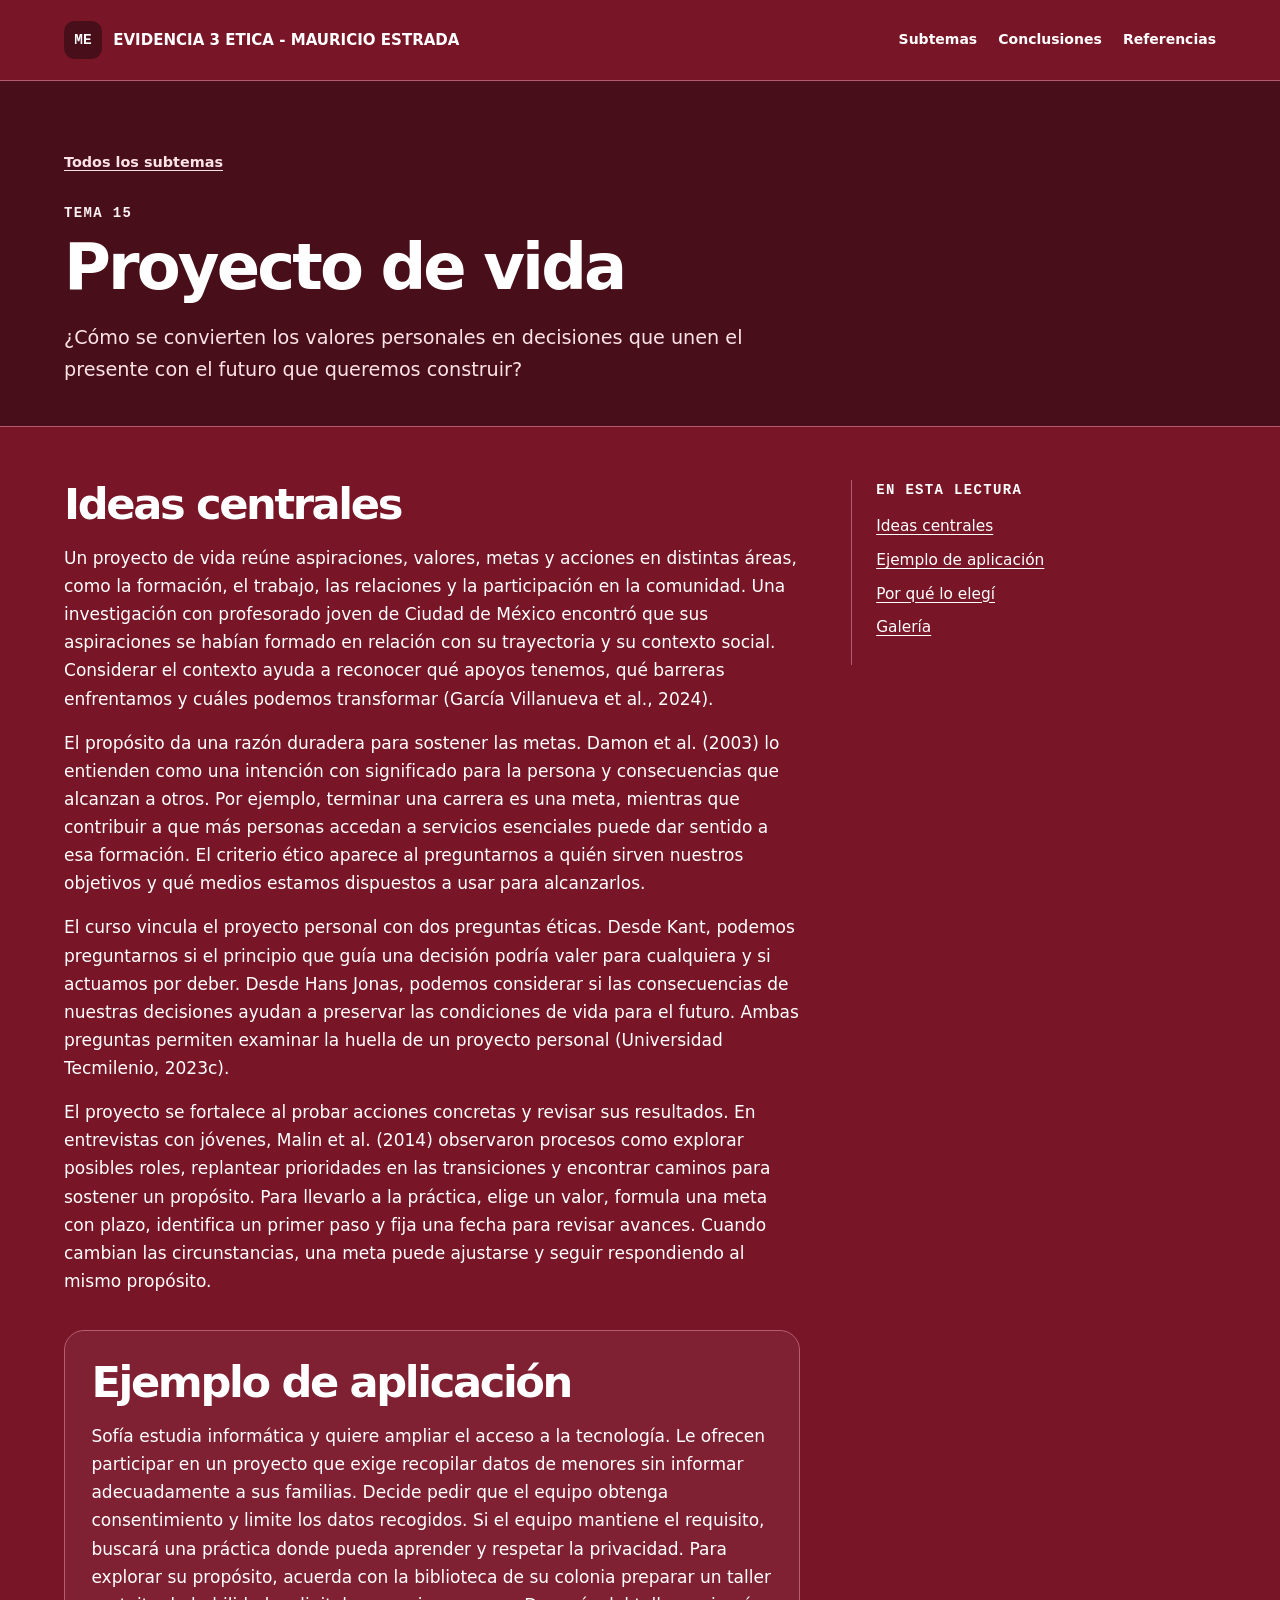
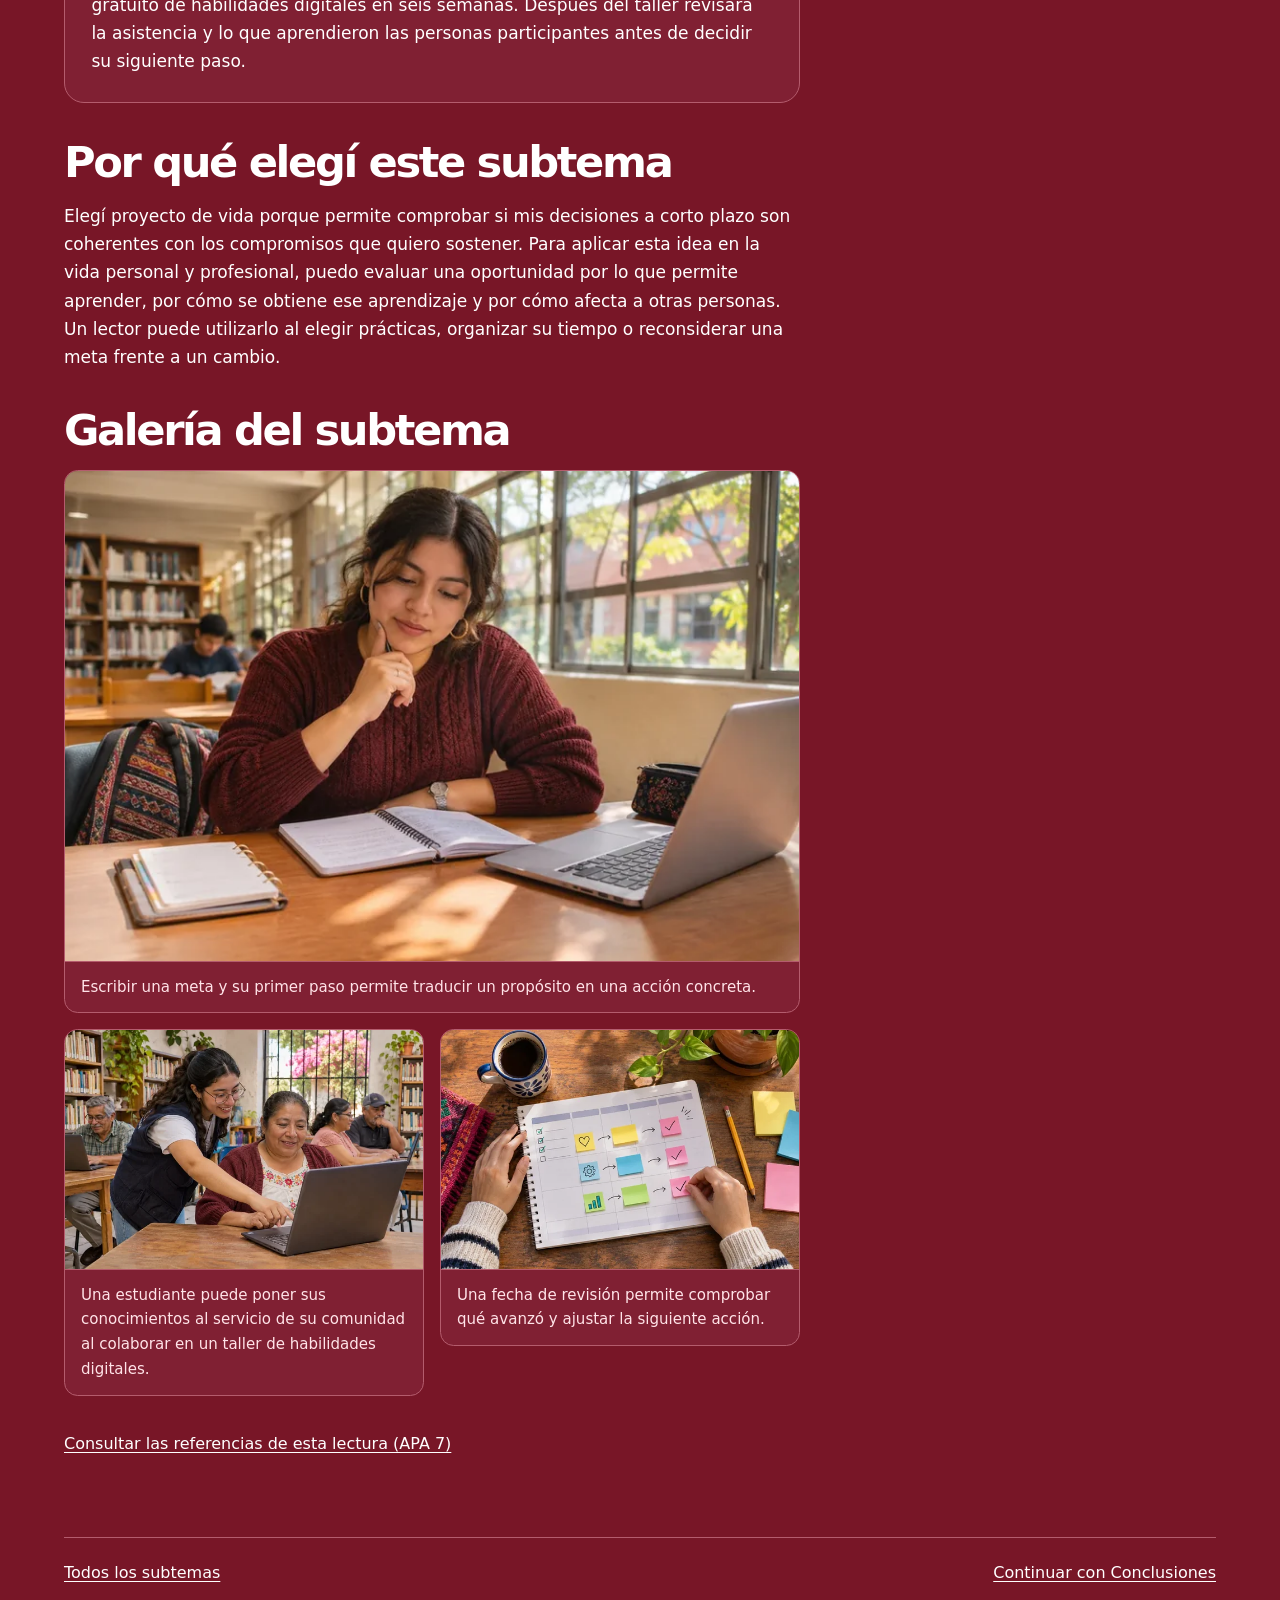
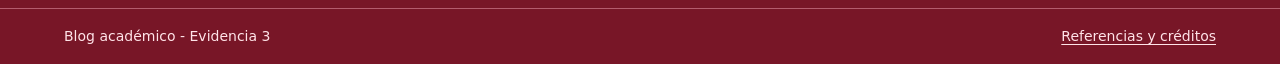
<file: proyecto.html>
<!doctype html>
<html lang="es-MX">
<head>
  <meta charset="utf-8">
  <meta name="viewport" content="width=device-width, initial-scale=1">
  <meta name="description" content="¿Cómo se convierten los valores personales en decisiones que unen el presente con el futuro que queremos construir?">
  <title>Proyecto de vida | Ética en común</title>
  <meta name="theme-color" content="#781627">
  <link rel="stylesheet" href="estilos.css">
</head>
<body>
  <a class="skip" href="#contenido">Saltar al contenido</a>
  <header class="nav">
    <div class="wrap nav-inner">
      <a class="brand" href="index.html"><span class="brand-mark" aria-hidden="true">ME</span> <span>EVIDENCIA 3 ETICA - MAURICIO ESTRADA</span></a>
      <nav aria-label="Navegación principal">
        <ul class="nav-links">
          <li><a href="index.html#lecturas">Subtemas</a></li>
          <li><a href="conclusiones.html">Conclusiones</a></li>
          <li><a href="referencias.html">Referencias</a></li>
        </ul>
      </nav>
    </div>
  </header>
  <main id="contenido">
    <header class="page-head">
      <div class="wrap">
        <a class="crumb" href="index.html#lecturas">Todos los subtemas</a>
        <p class="eyebrow">Tema 15</p>
        <h1>Proyecto de vida</h1>
        <p class="lede">¿Cómo se convierten los valores personales en decisiones que unen el presente con el futuro que queremos construir?</p>
      </div>
    </header>
    <div class="wrap reading-layout">
      <article>
        <div class="reading-copy">
          <section id="conceptos" aria-labelledby="titulo-conceptos">
            <h2 id="titulo-conceptos">Ideas centrales</h2>
            <p>Un proyecto de vida reúne aspiraciones, valores, metas y acciones en distintas áreas, como la formación, el trabajo, las relaciones y la participación en la comunidad. Una investigación con profesorado joven de Ciudad de México encontró que sus aspiraciones se habían formado en relación con su trayectoria y su contexto social. Considerar el contexto ayuda a reconocer qué apoyos tenemos, qué barreras enfrentamos y cuáles podemos transformar (García Villanueva et al., 2024).</p>
<p>El propósito da una razón duradera para sostener las metas. Damon et al. (2003) lo entienden como una intención con significado para la persona y consecuencias que alcanzan a otros. Por ejemplo, terminar una carrera es una meta, mientras que contribuir a que más personas accedan a servicios esenciales puede dar sentido a esa formación. El criterio ético aparece al preguntarnos a quién sirven nuestros objetivos y qué medios estamos dispuestos a usar para alcanzarlos.</p>
<p>El curso vincula el proyecto personal con dos preguntas éticas. Desde Kant, podemos preguntarnos si el principio que guía una decisión podría valer para cualquiera y si actuamos por deber. Desde Hans Jonas, podemos considerar si las consecuencias de nuestras decisiones ayudan a preservar las condiciones de vida para el futuro. Ambas preguntas permiten examinar la huella de un proyecto personal (Universidad Tecmilenio, 2023c).</p>
<p>El proyecto se fortalece al probar acciones concretas y revisar sus resultados. En entrevistas con jóvenes, Malin et al. (2014) observaron procesos como explorar posibles roles, replantear prioridades en las transiciones y encontrar caminos para sostener un propósito. Para llevarlo a la práctica, elige un valor, formula una meta con plazo, identifica un primer paso y fija una fecha para revisar avances. Cuando cambian las circunstancias, una meta puede ajustarse y seguir respondiendo al mismo propósito.</p>
            
          </section>
          <section class="case" id="ejemplo" aria-labelledby="titulo-ejemplo">
            <h2 id="titulo-ejemplo">Ejemplo de aplicación</h2>
            <p>Sofía estudia informática y quiere ampliar el acceso a la tecnología. Le ofrecen participar en un proyecto que exige recopilar datos de menores sin informar adecuadamente a sus familias. Decide pedir que el equipo obtenga consentimiento y limite los datos recogidos. Si el equipo mantiene el requisito, buscará una práctica donde pueda aprender y respetar la privacidad. Para explorar su propósito, acuerda con la biblioteca de su colonia preparar un taller gratuito de habilidades digitales en seis semanas. Después del taller revisará la asistencia y lo que aprendieron las personas participantes antes de decidir su siguiente paso.</p>
          </section>
          <section id="justificacion" aria-labelledby="titulo-justificacion">
            <h2 id="titulo-justificacion">Por qué elegí este subtema</h2>
            <p>Elegí proyecto de vida porque permite comprobar si mis decisiones a corto plazo son coherentes con los compromisos que quiero sostener. Para aplicar esta idea en la vida personal y profesional, puedo evaluar una oportunidad por lo que permite aprender, por cómo se obtiene ese aprendizaje y por cómo afecta a otras personas. Un lector puede utilizarlo al elegir prácticas, organizar su tiempo o reconsiderar una meta frente a un cambio.</p>
          </section>
        </div>
        <section class="photo-section" id="recursos" aria-labelledby="titulo-recursos">
          <h2 id="titulo-recursos">Galería del subtema</h2>
          <div class="photo-gallery">
            <figure>
              <img src="assets/proyecto-1.webp" srcset="assets/proyecto-1-512.webp 512w, assets/proyecto-1-768.webp 768w, assets/proyecto-1.webp 1100w" sizes="auto, (max-width: 48rem) 90vw, 46rem" width="1100" height="733" alt="Una estudiante revisa un cuaderno abierto junto a una computadora en una biblioteca." loading="lazy" decoding="async">
              <figcaption>Escribir una meta y su primer paso permite traducir un propósito en una acción concreta.</figcaption>
            </figure>
            <figure>
              <img src="assets/proyecto-2.webp" srcset="assets/proyecto-2-640.webp 640w, assets/proyecto-2.webp 1100w" sizes="auto, (max-width: 35rem) 90vw, 22.5rem" width="1100" height="733" alt="Una voluntaria orienta a una mujer frente a una computadora portátil durante un taller en una biblioteca." loading="lazy" decoding="async">
              <figcaption>Una estudiante puede poner sus conocimientos al servicio de su comunidad al colaborar en un taller de habilidades digitales.</figcaption>
            </figure>
            <figure>
              <img src="assets/proyecto-3.webp" srcset="assets/proyecto-3-640.webp 640w, assets/proyecto-3.webp 1100w" sizes="auto, (max-width: 35rem) 90vw, 22.5rem" width="1100" height="733" alt="Dos manos acomodan notas de colores y marcas de verificación en un planificador sobre una mesa." loading="lazy" decoding="async">
              <figcaption>Una fecha de revisión permite comprobar qué avanzó y ajustar la siguiente acción.</figcaption>
            </figure>
          </div>
        </section>
        <p class="citations-note"><a href="referencias.html#proyecto">Consultar las referencias de esta lectura (APA 7)</a></p>
      </article>
      <nav class="on-page" aria-label="Secciones de la lectura">
        <p class="eyebrow">En esta lectura</p>
        <ul>
          <li><a href="#conceptos">Ideas centrales</a></li>
          <li><a href="#ejemplo">Ejemplo de aplicación</a></li>
          <li><a href="#justificacion">Por qué lo elegí</a></li>
          <li><a href="#recursos">Galería</a></li>
        </ul>
      </nav>
    </div>
    <nav class="wrap prev-next" aria-label="Continuar leyendo">
      <a href="index.html#lecturas">Todos los subtemas</a>
      <a href="conclusiones.html">Continuar con Conclusiones</a>
    </nav>
  </main>
   <footer class="footer">
    <div class="wrap footer-inner">
      <p>Blog académico - Evidencia 3</p>
      <a href="referencias.html">Referencias y créditos</a>
    </div>
  </footer>
</body>
</html>
</file>
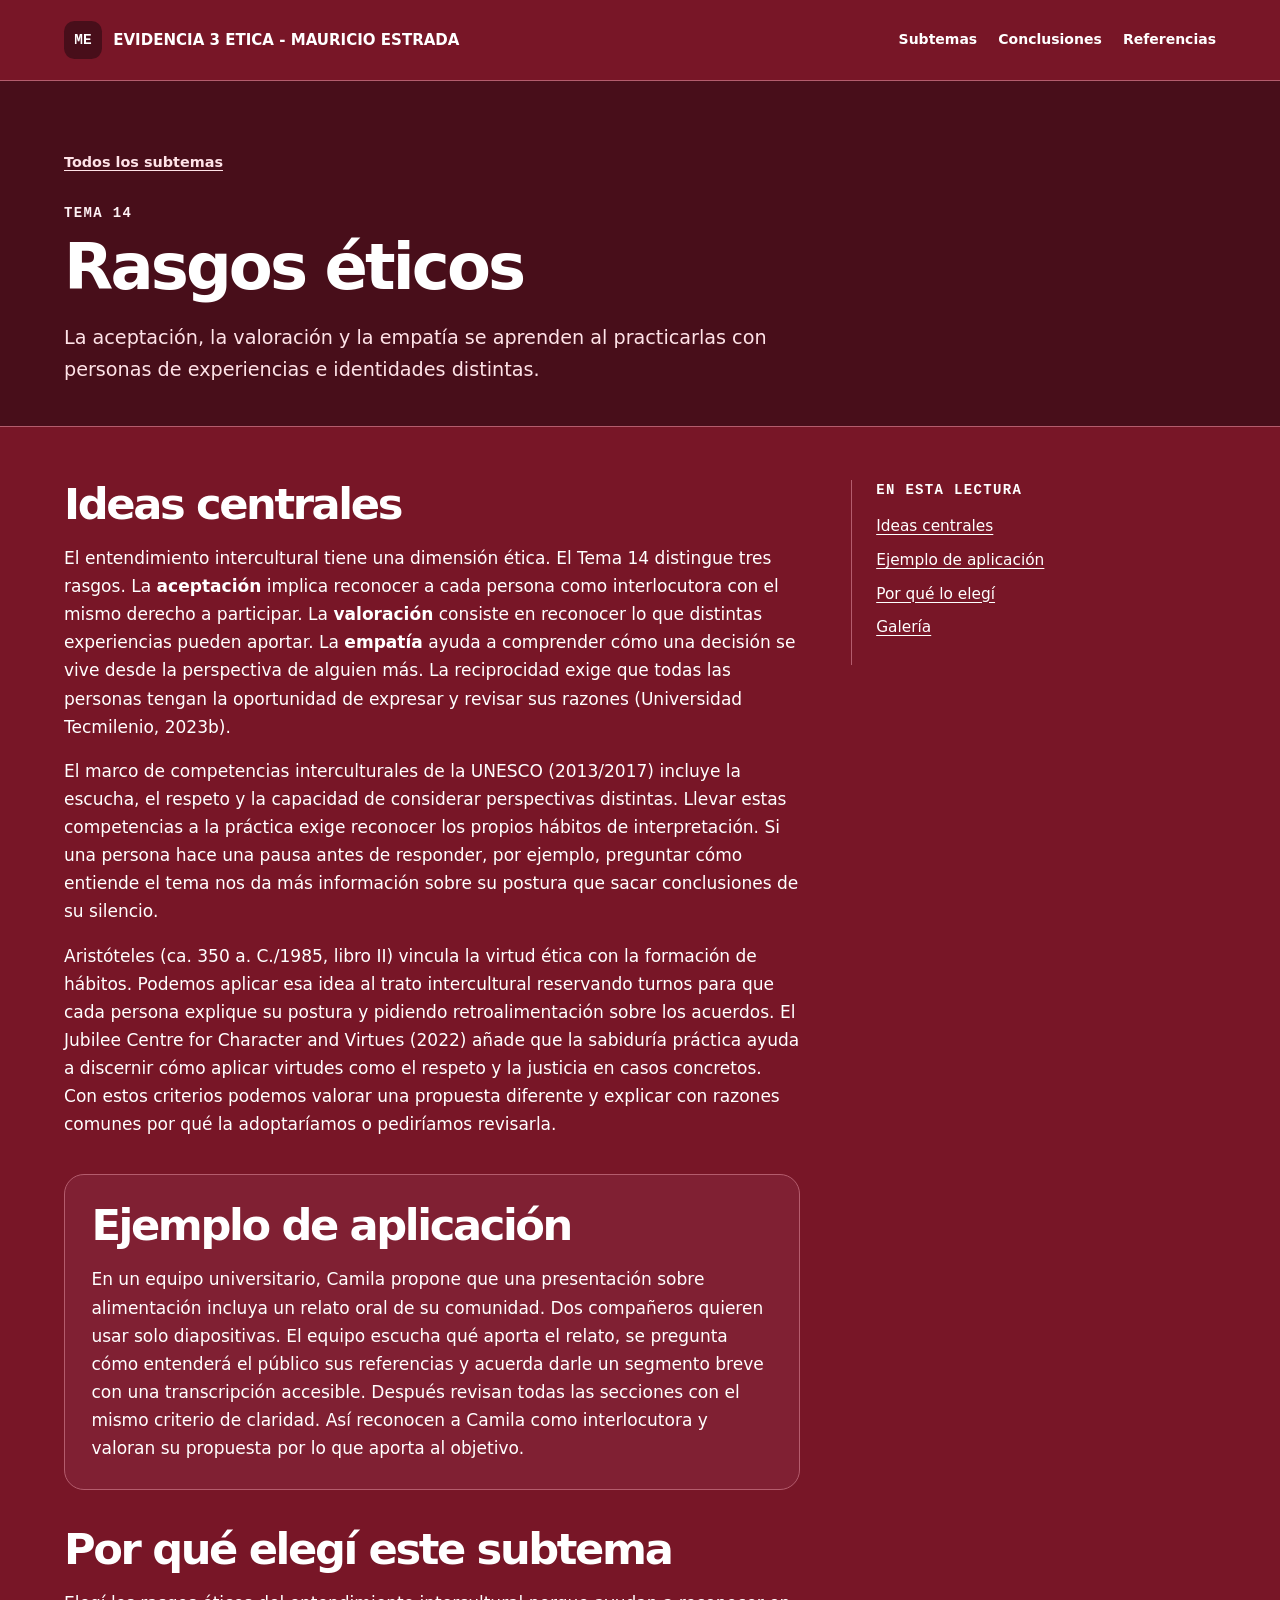
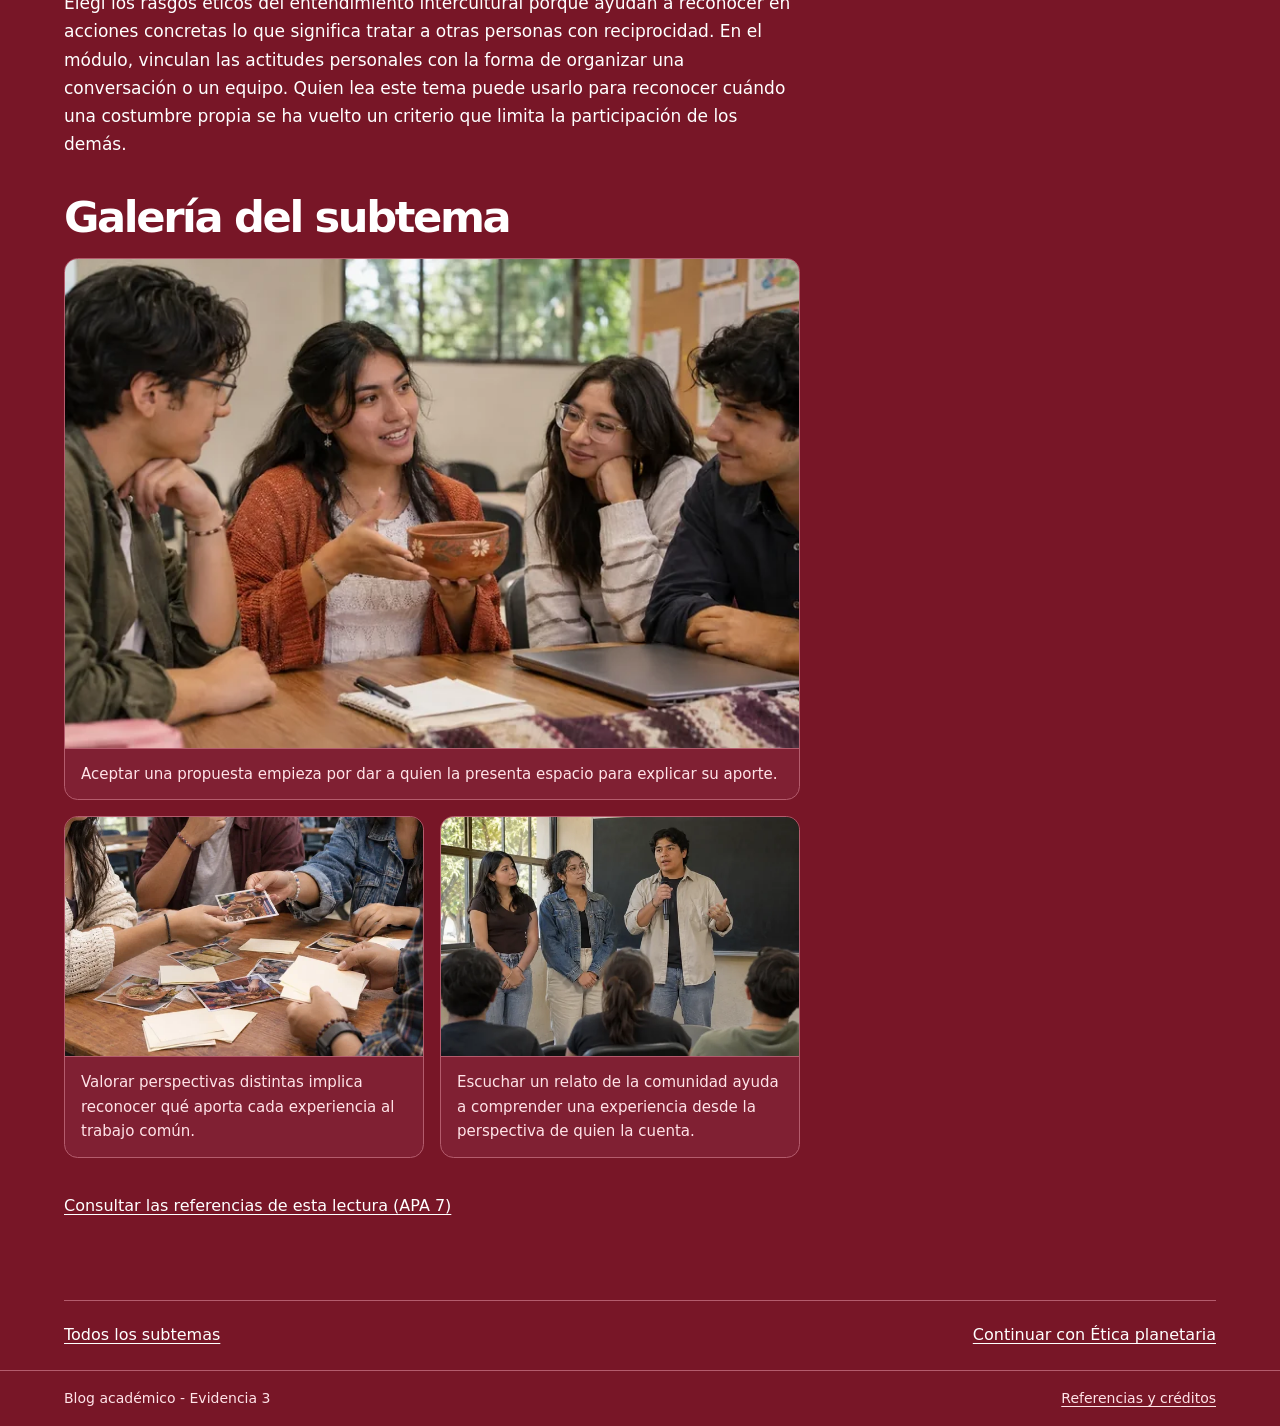
<file: rasgos.html>
<!doctype html>
<html lang="es-MX">
<head>
  <meta charset="utf-8">
  <meta name="viewport" content="width=device-width, initial-scale=1">
  <meta name="description" content="La aceptación, la valoración y la empatía se aprenden al practicarlas con personas de experiencias e identidades distintas.">
  <title>Rasgos éticos | Ética en común</title>
  <meta name="theme-color" content="#781627">
  <link rel="stylesheet" href="estilos.css">
</head>
<body>
  <a class="skip" href="#contenido">Saltar al contenido</a>
  <header class="nav">
    <div class="wrap nav-inner">
      <a class="brand" href="index.html"><span class="brand-mark" aria-hidden="true">ME</span> <span>EVIDENCIA 3 ETICA - MAURICIO ESTRADA</span></a>
      <nav aria-label="Navegación principal">
        <ul class="nav-links">
          <li><a href="index.html#lecturas">Subtemas</a></li>
          <li><a href="conclusiones.html">Conclusiones</a></li>
          <li><a href="referencias.html">Referencias</a></li>
        </ul>
      </nav>
    </div>
  </header>
  <main id="contenido">
    <header class="page-head">
      <div class="wrap">
        <a class="crumb" href="index.html#lecturas">Todos los subtemas</a>
        <p class="eyebrow">Tema 14</p>
        <h1>Rasgos éticos</h1>
        <p class="lede">La aceptación, la valoración y la empatía se aprenden al practicarlas con personas de experiencias e identidades distintas.</p>
      </div>
    </header>
    <div class="wrap reading-layout">
      <article>
        <div class="reading-copy">
          <section id="conceptos" aria-labelledby="titulo-conceptos">
            <h2 id="titulo-conceptos">Ideas centrales</h2>
            <p>El entendimiento intercultural tiene una dimensión ética. El Tema 14 distingue tres rasgos. La <strong>aceptación</strong> implica reconocer a cada persona como interlocutora con el mismo derecho a participar. La <strong>valoración</strong> consiste en reconocer lo que distintas experiencias pueden aportar. La <strong>empatía</strong> ayuda a comprender cómo una decisión se vive desde la perspectiva de alguien más. La reciprocidad exige que todas las personas tengan la oportunidad de expresar y revisar sus razones (Universidad Tecmilenio, 2023b).</p>
<p>El marco de competencias interculturales de la UNESCO (2013/2017) incluye la escucha, el respeto y la capacidad de considerar perspectivas distintas. Llevar estas competencias a la práctica exige reconocer los propios hábitos de interpretación. Si una persona hace una pausa antes de responder, por ejemplo, preguntar cómo entiende el tema nos da más información sobre su postura que sacar conclusiones de su silencio.</p>
<p>Aristóteles (ca. 350 a. C./1985, libro II) vincula la virtud ética con la formación de hábitos. Podemos aplicar esa idea al trato intercultural reservando turnos para que cada persona explique su postura y pidiendo retroalimentación sobre los acuerdos. El Jubilee Centre for Character and Virtues (2022) añade que la sabiduría práctica ayuda a discernir cómo aplicar virtudes como el respeto y la justicia en casos concretos. Con estos criterios podemos valorar una propuesta diferente y explicar con razones comunes por qué la adoptaríamos o pediríamos revisarla.</p>
            
          </section>
          <section class="case" id="ejemplo" aria-labelledby="titulo-ejemplo">
            <h2 id="titulo-ejemplo">Ejemplo de aplicación</h2>
            <p>En un equipo universitario, Camila propone que una presentación sobre alimentación incluya un relato oral de su comunidad. Dos compañeros quieren usar solo diapositivas. El equipo escucha qué aporta el relato, se pregunta cómo entenderá el público sus referencias y acuerda darle un segmento breve con una transcripción accesible. Después revisan todas las secciones con el mismo criterio de claridad. Así reconocen a Camila como interlocutora y valoran su propuesta por lo que aporta al objetivo.</p>
          </section>
          <section id="justificacion" aria-labelledby="titulo-justificacion">
            <h2 id="titulo-justificacion">Por qué elegí este subtema</h2>
            <p>Elegí los rasgos éticos del entendimiento intercultural porque ayudan a reconocer en acciones concretas lo que significa tratar a otras personas con reciprocidad. En el módulo, vinculan las actitudes personales con la forma de organizar una conversación o un equipo. Quien lea este tema puede usarlo para reconocer cuándo una costumbre propia se ha vuelto un criterio que limita la participación de los demás.</p>
          </section>
        </div>
        <section class="photo-section" id="recursos" aria-labelledby="titulo-recursos">
          <h2 id="titulo-recursos">Galería del subtema</h2>
          <div class="photo-gallery">
            <figure>
              <img src="assets/rasgos-1.webp" srcset="assets/rasgos-1-512.webp 512w, assets/rasgos-1-768.webp 768w, assets/rasgos-1.webp 1100w" sizes="auto, (max-width: 48rem) 90vw, 46rem" width="1100" height="733" alt="Una estudiante muestra un cuenco de barro decorado mientras tres compañeros la escuchan alrededor de una mesa." loading="lazy" decoding="async">
              <figcaption>Aceptar una propuesta empieza por dar a quien la presenta espacio para explicar su aporte.</figcaption>
            </figure>
            <figure>
              <img src="assets/rasgos-2.webp" srcset="assets/rasgos-2-640.webp 640w, assets/rasgos-2.webp 1100w" sizes="auto, (max-width: 35rem) 90vw, 22.5rem" width="1100" height="733" alt="Dos estudiantes comparten una foto impresa de tazas de barro sobre una mesa con imágenes de platos y tarjetas." loading="lazy" decoding="async">
              <figcaption>Valorar perspectivas distintas implica reconocer qué aporta cada experiencia al trabajo común.</figcaption>
            </figure>
            <figure>
              <img src="assets/rasgos-3.webp" srcset="assets/rasgos-3-640.webp 640w, assets/rasgos-3.webp 1100w" sizes="auto, (max-width: 35rem) 90vw, 22.5rem" width="1100" height="733" alt="Un estudiante habla con micrófono mientras dos compañeras lo escuchan frente al grupo." loading="lazy" decoding="async">
              <figcaption>Escuchar un relato de la comunidad ayuda a comprender una experiencia desde la perspectiva de quien la cuenta.</figcaption>
            </figure>
          </div>
        </section>
        <p class="citations-note"><a href="referencias.html#rasgos">Consultar las referencias de esta lectura (APA 7)</a></p>
      </article>
      <nav class="on-page" aria-label="Secciones de la lectura">
        <p class="eyebrow">En esta lectura</p>
        <ul>
          <li><a href="#conceptos">Ideas centrales</a></li>
          <li><a href="#ejemplo">Ejemplo de aplicación</a></li>
          <li><a href="#justificacion">Por qué lo elegí</a></li>
          <li><a href="#recursos">Galería</a></li>
        </ul>
      </nav>
    </div>
    <nav class="wrap prev-next" aria-label="Continuar leyendo">
      <a href="index.html#lecturas">Todos los subtemas</a>
      <a href="planeta.html">Continuar con Ética planetaria</a>
    </nav>
  </main>
   <footer class="footer">
    <div class="wrap footer-inner">
      <p>Blog académico - Evidencia 3</p>
      <a href="referencias.html">Referencias y créditos</a>
    </div>
  </footer>
</body>
</html>
</file>
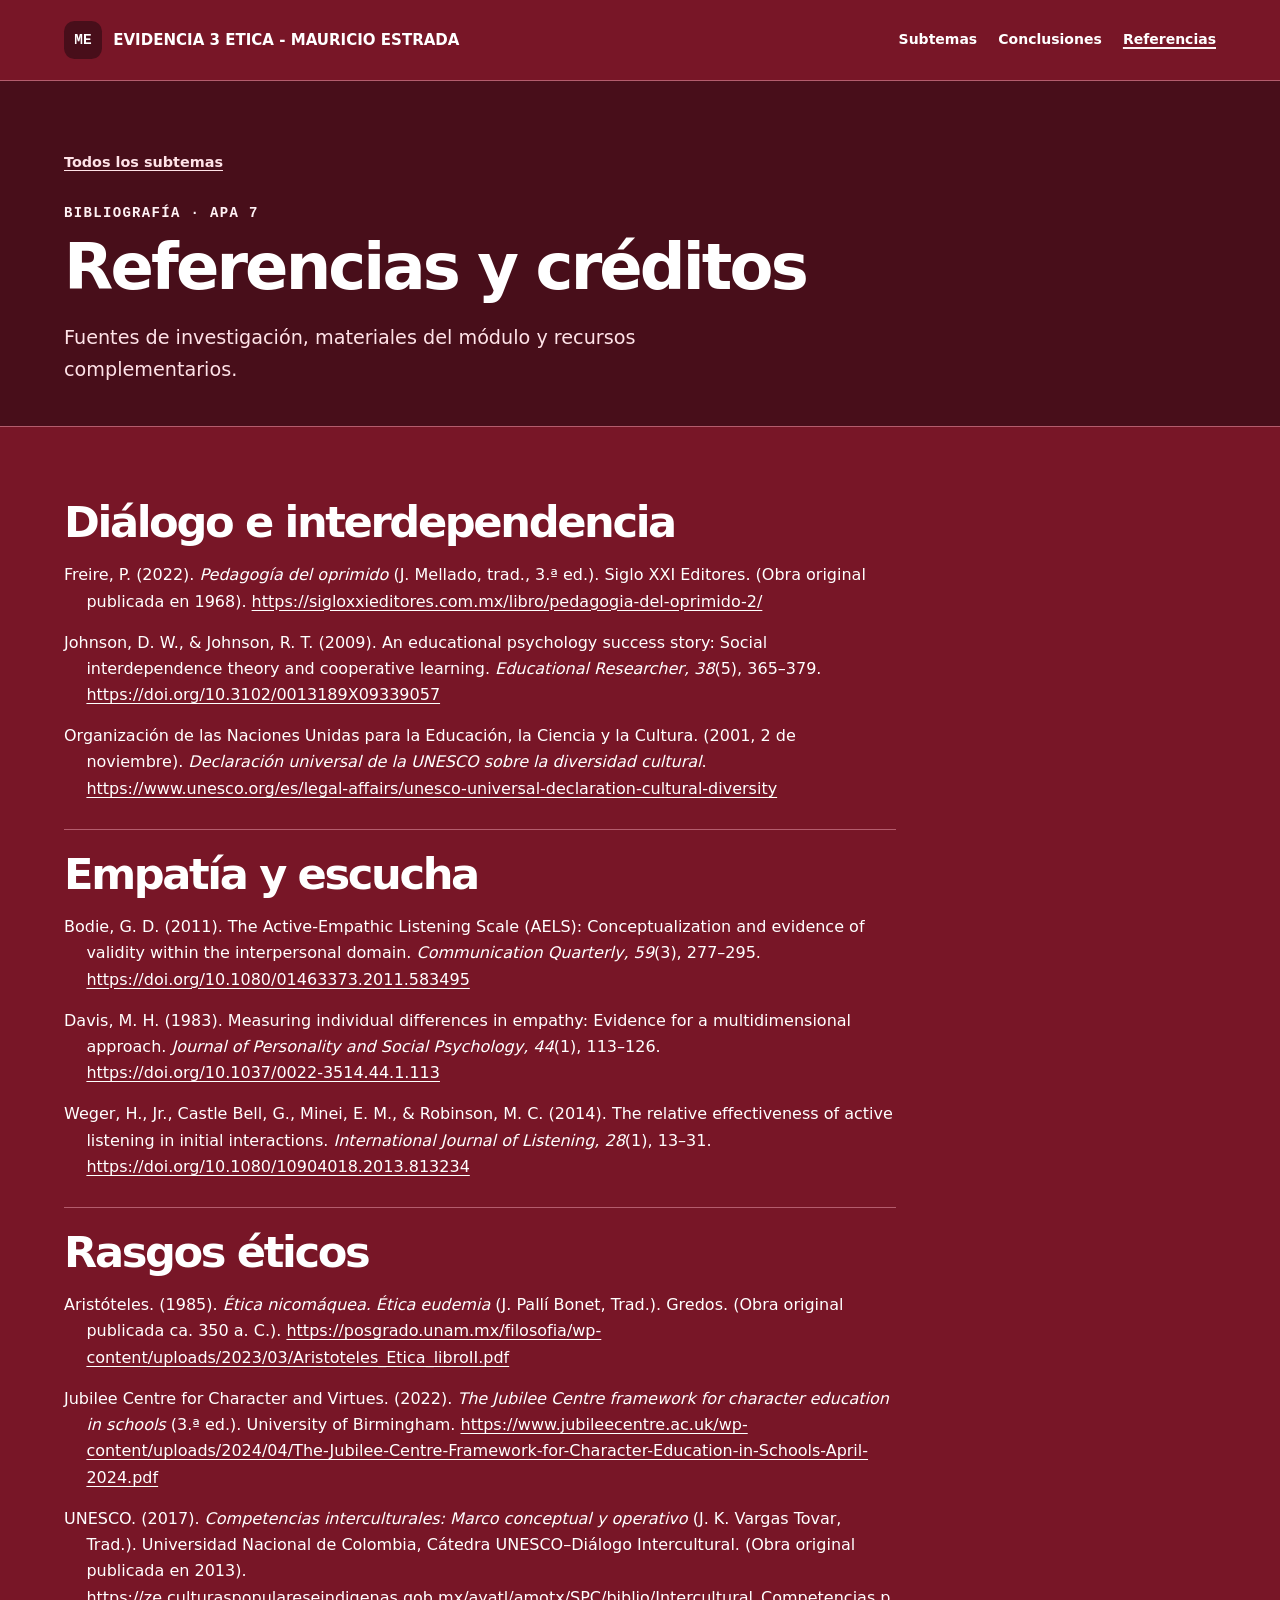
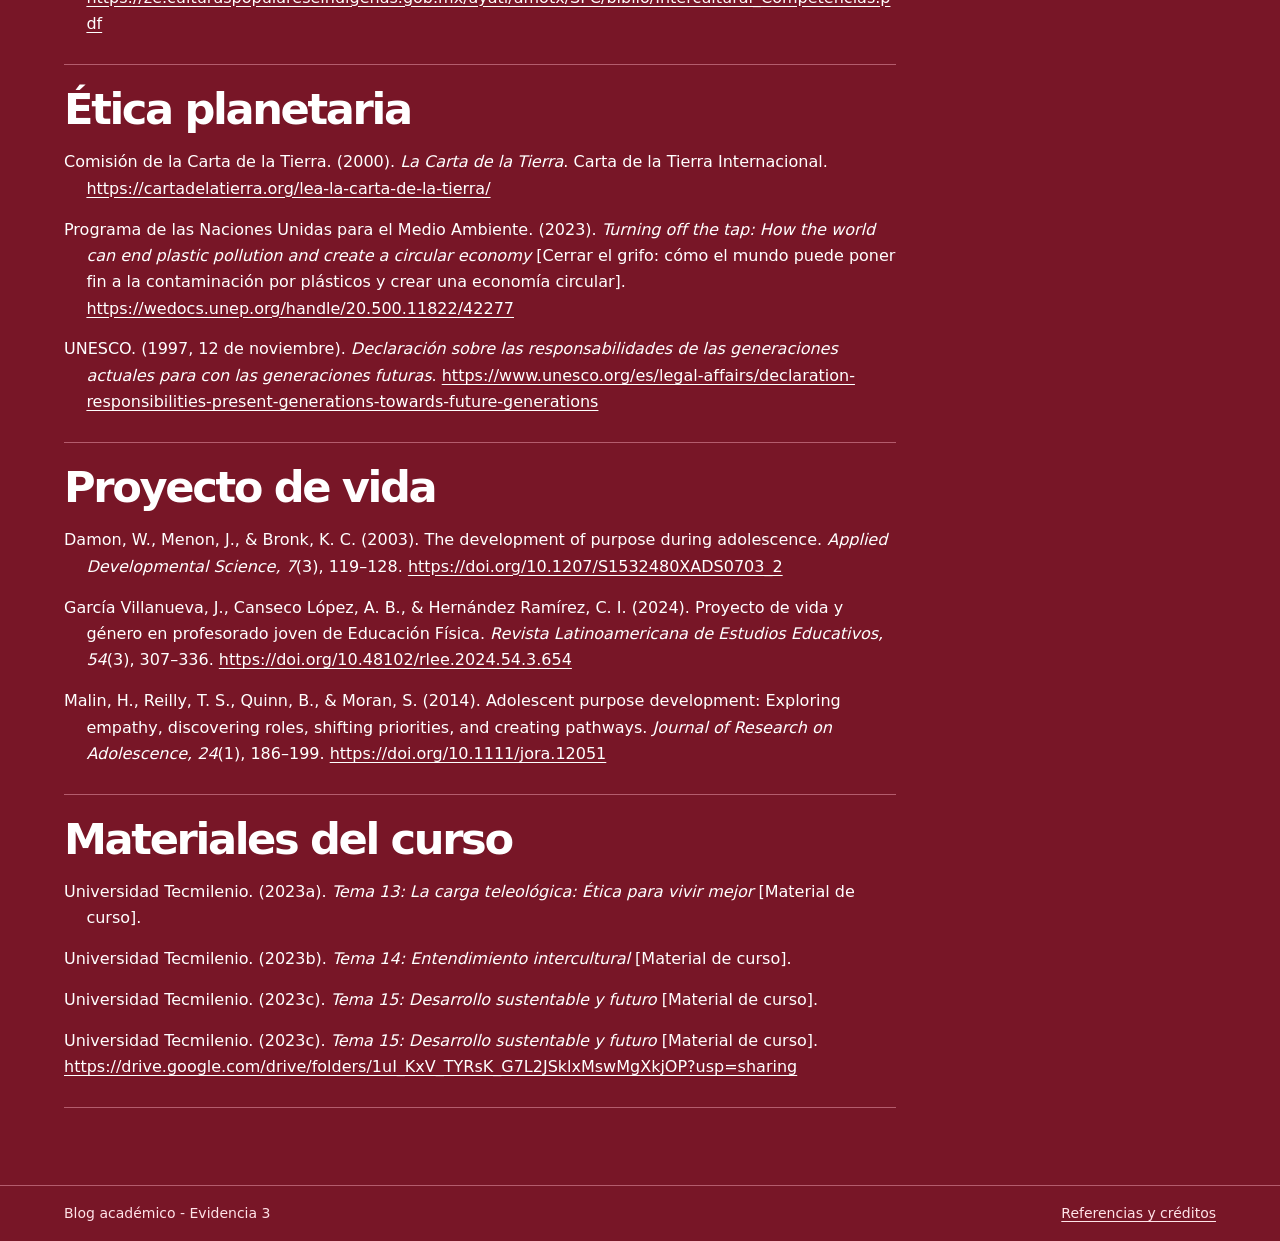
<file: referencias.html>
<!doctype html>
<html lang="es-MX">
<head>
  <meta charset="utf-8">
  <meta name="viewport" content="width=device-width, initial-scale=1">
  <meta name="description" content="Referencias en APA 7 y créditos del blog.">
  <title>Referencias y créditos | Ética en común</title>
  <meta name="theme-color" content="#781627">
  <link rel="stylesheet" href="estilos.css">
</head>
<body>
  <a class="skip" href="#contenido">Saltar al contenido</a>
  <header class="nav">
    <div class="wrap nav-inner">
      <a class="brand" href="index.html"><span class="brand-mark" aria-hidden="true">ME</span> <span>EVIDENCIA 3 ETICA - MAURICIO ESTRADA</span></a>
      <nav aria-label="Navegación principal">
        <ul class="nav-links">
          <li><a href="index.html#lecturas">Subtemas</a></li>
          <li><a href="conclusiones.html">Conclusiones</a></li>
          <li><a href="referencias.html" aria-current="page">Referencias</a></li>
        </ul>
      </nav>
    </div>
  </header>
  <main id="contenido">
    <header class="page-head">
      <div class="wrap">
        <a class="crumb" href="index.html#lecturas">Todos los subtemas</a>
        <p class="eyebrow">Bibliografía · APA 7</p>
        <h1>Referencias y créditos</h1>
        <p class="lede">Fuentes de investigación, materiales del módulo y recursos complementarios.</p>
      </div>
    </header>
    <div class="wrap references">
      <section id="dialogo"><h2>Diálogo e interdependencia</h2><ul><li>Freire, P. (2022). <em>Pedagogía del oprimido</em> (J. Mellado, trad., 3.ª ed.). Siglo XXI Editores. (Obra original publicada en 1968). <a href="https://sigloxxieditores.com.mx/libro/pedagogia-del-oprimido-2/">https://sigloxxieditores.com.mx/libro/pedagogia-del-oprimido-2/</a></li>
<li>Johnson, D. W., &amp; Johnson, R. T. (2009). An educational psychology success story: Social interdependence theory and cooperative learning. <em>Educational Researcher, 38</em>(5), 365–379. <a href="https://doi.org/10.3102/0013189X09339057">https://doi.org/10.3102/0013189X09339057</a></li>
<li>Organización de las Naciones Unidas para la Educación, la Ciencia y la Cultura. (2001, 2 de noviembre). <em>Declaración universal de la UNESCO sobre la diversidad cultural</em>. <a href="https://www.unesco.org/es/legal-affairs/unesco-universal-declaration-cultural-diversity">https://www.unesco.org/es/legal-affairs/unesco-universal-declaration-cultural-diversity</a></li></ul></section>
<section id="empatia"><h2>Empatía y escucha</h2><ul><li>Bodie, G. D. (2011). The Active-Empathic Listening Scale (AELS): Conceptualization and evidence of validity within the interpersonal domain. <em>Communication Quarterly, 59</em>(3), 277–295. <a href="https://doi.org/10.1080/01463373.2011.583495">https://doi.org/10.1080/01463373.2011.583495</a></li>
<li>Davis, M. H. (1983). Measuring individual differences in empathy: Evidence for a multidimensional approach. <em>Journal of Personality and Social Psychology, 44</em>(1), 113–126. <a href="https://doi.org/10.1037/0022-3514.44.1.113">https://doi.org/10.1037/0022-3514.44.1.113</a></li>
<li>Weger, H., Jr., Castle Bell, G., Minei, E. M., &amp; Robinson, M. C. (2014). The relative effectiveness of active listening in initial interactions. <em>International Journal of Listening, 28</em>(1), 13–31. <a href="https://doi.org/10.1080/10904018.2013.813234">https://doi.org/10.1080/10904018.2013.813234</a></li></ul></section>
<section id="rasgos"><h2>Rasgos éticos</h2><ul><li>Aristóteles. (1985). <em>Ética nicomáquea. Ética eudemia</em> (J. Pallí Bonet, Trad.). Gredos. (Obra original publicada ca. 350 a. C.). <a href="https://posgrado.unam.mx/filosofia/wp-content/uploads/2023/03/Aristoteles_Etica_libroII.pdf">https://posgrado.unam.mx/filosofia/wp-content/uploads/2023/03/Aristoteles_Etica_libroII.pdf</a></li>
<li>Jubilee Centre for Character and Virtues. (2022). <em>The Jubilee Centre framework for character education in schools</em> (3.ª ed.). University of Birmingham. <a href="https://www.jubileecentre.ac.uk/wp-content/uploads/2024/04/The-Jubilee-Centre-Framework-for-Character-Education-in-Schools-April-2024.pdf">https://www.jubileecentre.ac.uk/wp-content/uploads/2024/04/The-Jubilee-Centre-Framework-for-Character-Education-in-Schools-April-2024.pdf</a></li>
<li>UNESCO. (2017). <em>Competencias interculturales: Marco conceptual y operativo</em> (J. K. Vargas Tovar, Trad.). Universidad Nacional de Colombia, Cátedra UNESCO–Diálogo Intercultural. (Obra original publicada en 2013). <a href="https://ze.culturaspopulareseindigenas.gob.mx/ayatl/amotx/SPC/biblio/Intercultural_Competencias.pdf">https://ze.culturaspopulareseindigenas.gob.mx/ayatl/amotx/SPC/biblio/Intercultural_Competencias.pdf</a></li></ul></section>
<section id="planeta"><h2>Ética planetaria</h2><ul><li>Comisión de la Carta de la Tierra. (2000). <em>La Carta de la Tierra</em>. Carta de la Tierra Internacional. <a href="https://cartadelatierra.org/lea-la-carta-de-la-tierra/">https://cartadelatierra.org/lea-la-carta-de-la-tierra/</a></li>
<li>Programa de las Naciones Unidas para el Medio Ambiente. (2023). <em>Turning off the tap: How the world can end plastic pollution and create a circular economy</em> [Cerrar el grifo: cómo el mundo puede poner fin a la contaminación por plásticos y crear una economía circular]. <a href="https://wedocs.unep.org/handle/20.500.11822/42277">https://wedocs.unep.org/handle/20.500.11822/42277</a></li>
<li>UNESCO. (1997, 12 de noviembre). <em>Declaración sobre las responsabilidades de las generaciones actuales para con las generaciones futuras</em>. <a href="https://www.unesco.org/es/legal-affairs/declaration-responsibilities-present-generations-towards-future-generations">https://www.unesco.org/es/legal-affairs/declaration-responsibilities-present-generations-towards-future-generations</a></li></ul></section>
<section id="proyecto"><h2>Proyecto de vida</h2><ul><li>Damon, W., Menon, J., &amp; Bronk, K. C. (2003). The development of purpose during adolescence. <em>Applied Developmental Science, 7</em>(3), 119–128. <a href="https://doi.org/10.1207/S1532480XADS0703_2">https://doi.org/10.1207/S1532480XADS0703_2</a></li>
<li>García Villanueva, J., Canseco López, A. B., &amp; Hernández Ramírez, C. I. (2024). Proyecto de vida y género en profesorado joven de Educación Física. <em>Revista Latinoamericana de Estudios Educativos, 54</em>(3), 307–336. <a href="https://doi.org/10.48102/rlee.2024.54.3.654">https://doi.org/10.48102/rlee.2024.54.3.654</a></li>
<li>Malin, H., Reilly, T. S., Quinn, B., &amp; Moran, S. (2014). Adolescent purpose development: Exploring empathy, discovering roles, shifting priorities, and creating pathways. <em>Journal of Research on Adolescence, 24</em>(1), 186–199. <a href="https://doi.org/10.1111/jora.12051">https://doi.org/10.1111/jora.12051</a></li></ul></section>
<section id="curso"><h2>Materiales del curso</h2><ul><li>Universidad Tecmilenio. (2023a). <em>Tema 13: La carga teleológica: Ética para vivir mejor</em> [Material de curso].</li>
<li>Universidad Tecmilenio. (2023b). <em>Tema 14: Entendimiento intercultural</em> [Material de curso].</li>
<li>Universidad Tecmilenio. (2023c). <em>Tema 15: Desarrollo sustentable y futuro</em> [Material de curso].</li>
<li>Universidad Tecmilenio. (2023c). <em>Tema 15: Desarrollo sustentable y futuro</em> [Material de curso].</li>
<a href="https://drive.google.com/drive/folders/1uI_KxV_TYRsK_G7L2JSklxMswMgXkjOP?usp=sharing">https://drive.google.com/drive/folders/1uI_KxV_TYRsK_G7L2JSklxMswMgXkjOP?usp=sharing</a>
</ul></section>
     
    </div>
  </main>
   <footer class="footer">
    <div class="wrap footer-inner">
      <p>Blog académico - Evidencia 3</p>
      <a href="referencias.html">Referencias y créditos</a>
    </div>
  </footer>
</body>
</html>
</file>
<file: estilos.css>
:root {
  color-scheme: dark;
  --paper: #781627;
  --surface: #802033;
  --ink: #fff;
  --muted: #ffe3e8;
  --accent: #fff2f5;
  --line: #b45c6d;
  --soft: #952e43;
  --dark: #480e1a;
  --action: #a5263d;
  --wrap: 72rem;
  --sans: system-ui, -apple-system, BlinkMacSystemFont, "Segoe UI", sans-serif;
  --mono: ui-monospace, "Cascadia Code", "Consolas", monospace;
  --radius: 1.25rem;
}

*, *::before, *::after { box-sizing: border-box; }
html { scroll-behavior: smooth; }
body { margin: 0; background: var(--paper); color: var(--ink); font: 1rem/1.65 var(--sans); }
img { display: block; width: 100%; height: auto; }
a { color: inherit; text-underline-offset: .18em; }
a:hover { text-decoration-thickness: 2px; }
:focus-visible { outline: 3px solid #ffd2db; outline-offset: 4px; }
[id] { scroll-margin-top: 1.5rem; }
h1, h2, h3, p, figure { margin: 0; }
h1, h2, h3 { line-height: 1.12; overflow-wrap: anywhere; }
h1 { font-weight: 790; letter-spacing: -.045em; text-wrap: balance; }
h2 { font-weight: 780; letter-spacing: -.055em; }
h3 { font-weight: 750; letter-spacing: -.03em; }
.wrap { width: min(var(--wrap), calc(100% - 4rem)); margin-inline: auto; }
.skip { position: fixed; top: 1rem; left: 1rem; z-index: 5; padding: .7rem 1rem; border-radius: .5rem; background: var(--dark); transform: translateY(-200%); }
.skip:focus { transform: translateY(0); }
.nav { border-bottom: 1px solid var(--line); }
.nav-inner, .footer-inner { display: flex; align-items: center; justify-content: space-between; gap: .6rem 1.5rem; }
.nav-inner { min-height: 5rem; }
.brand { display: inline-flex; min-width: 0; align-items: center; gap: .7rem; min-height: 2.75rem; font-size: .94rem; font-weight: 750; text-decoration: none; }
.brand span:last-child { overflow-wrap: anywhere; }
.brand-mark { display: grid; width: 2.375rem; aspect-ratio: 1; flex: none; place-items: center; border-radius: .65rem; background: var(--dark); font: 700 .9rem var(--mono); }
.nav-links { display: flex; flex-wrap: wrap; align-items: center; gap: .2rem clamp(.7rem, 1.65vw, 1.5rem); margin: 0; padding: 0; list-style: none; }
.nav-links a { display: inline-flex; align-items: center; min-height: 2.75rem; font-size: .875rem; font-weight: 650; text-decoration: none; }
.nav-links a:hover, .nav-links a[aria-current], .footer a:hover { text-decoration: underline; text-decoration-color: var(--accent); text-decoration-thickness: 2px; }
.eyebrow { font: 650 .875rem/1.5 var(--mono); letter-spacing: .095em; text-transform: uppercase; }
.hero { padding-block: clamp(2.5rem, 5vw, 3.75rem); background: var(--dark); }
.hero-inner { display: grid; justify-items: center; text-align: center; }
.hero-copy { width: min(100%, 52rem); }
.hero .eyebrow { margin-top: 1.35rem; color: var(--accent); }
.hero h1 { margin: .4rem 0 .9rem; font-size: clamp(2.25rem, 6vw, 3.5rem); }
.hero .lede { margin-inline: auto; padding-top: 1.1rem; border-top: 1px solid #ffffff40; color: var(--muted); text-wrap: balance; }
.hero-figure { width: clamp(9.5rem, 16vw, 12rem); overflow: hidden; aspect-ratio: 4 / 5; border: 3px solid #fff1f5; border-radius: .85rem; background: var(--surface); box-shadow: 0 .75rem 2.5rem #0006; }
.hero-figure img { height: 100%; object-fit: cover; object-position: center 56%; }
.button { display: inline-flex; align-items: center; justify-content: center; max-width: 100%; min-height: 2.875rem; padding: .65rem 1rem; border: 1px solid transparent; border-radius: .625rem; color: var(--ink); background: var(--action); font-size: .94rem; font-weight: 710; text-align: center; text-decoration: none; }
.button:hover { background: #b73149; }
.button.outline { border-color: var(--line); background: var(--surface); }
.button.outline:hover { background: var(--soft); }
.hero .button { margin-top: 1.35rem; }
.topics { padding-block: clamp(3.25rem, 7vw, 5.5rem); border-block: 1px solid var(--line); background: #601222; }
.topics-header { display: flex; align-items: end; justify-content: space-between; gap: 1rem 2rem; margin-bottom: 2rem; }
.topics-header h2, .reflection-teaser h2 { font-size: clamp(2rem, 4vw, 3.35rem); }
.topics-header p { max-width: 24rem; color: var(--muted); }
.topic-grid { display: flex; flex-wrap: wrap; justify-content: center; gap: clamp(1rem, 2.5vw, 2rem); }
.topic-card { flex: 0 1 calc((100% - clamp(1rem, 2.5vw, 2rem)) / 2); min-width: 0; display: flex; position: relative; border: 2px solid var(--line); padding: .75rem; background: var(--surface); }
.topic-copy { display: flex; width: 100%; flex-direction: column; gap: .65rem; padding: clamp(1.1rem, 3vw, 1.5rem); border: 1px solid var(--line); }
.topic-card .eyebrow { color: var(--accent); }
.topic-image { aspect-ratio: 16 / 9; border: 1px solid var(--line); background: var(--dark); object-fit: cover; }
.topic-card h3 { font-size: clamp(1.7rem, 2.6vw, 2.3rem); letter-spacing: -.045em; }
.topic-card p { color: var(--muted); }
.topic-card .button { width: min(100%, 20rem); align-self: center; margin-top: auto; border-color: #fff; color: var(--action); background: #fff; }
.topic-card p:last-of-type { margin-bottom: .45rem; }
.topic-card .button::after { position: absolute; inset: 0; content: ''; }
.topic-card:is(:hover, :focus-within) .button { border-color: var(--accent); color: var(--paper); background: var(--accent); }
.reflection-teaser { padding-block: clamp(2.75rem, 6vw, 4.65rem); }
.teaser-grid { display: grid; align-items: center; grid-template-columns: 1fr 1fr; gap: 1rem 3rem; padding: clamp(1.45rem, 5vw, 3.1rem); border-radius: var(--radius); background: radial-gradient(ellipse at right top, #7d2336, var(--dark) 67%); }
.teaser-grid p { max-width: 31rem; margin-bottom: 1rem; color: var(--muted); }
.footer { border-top: 1px solid var(--line); }
.footer-inner { padding-block: 1rem; flex-wrap: wrap; color: var(--muted); }
.footer-inner p, .footer-inner > a:last-child { font-size: .875rem; }

.page-head { padding-block: clamp(2rem, 5vw, 3.75rem) 2.5rem; border-bottom: 1px solid var(--line); background: var(--dark); }
.page-head .eyebrow { color: var(--accent); }
.crumb { display: inline-flex; min-height: 2.75rem; align-items: center; color: var(--muted); font-weight: 650; font-size: .9rem; margin-bottom: 1.1rem; }
.page-head h1 { max-width: 58rem; margin: .55rem 0 1.15rem; font-size: clamp(2.25rem, 5vw, 4rem); text-align: left; text-wrap: wrap; }
.page-head .lede { max-width: 46rem; color: var(--muted); font-size: clamp(1rem, 2vw, 1.2rem); }
.reading-layout { display: grid; grid-template-columns: minmax(0, 46rem) minmax(12rem, 1fr); gap: 3.2rem; align-items: start; padding-block: 3.3rem 5rem; }
.reading-layout > :first-child, .references { min-width: 0; }
.reading-copy { font-size: 1.065rem; }
.reading-copy p + p { margin-top: 1rem; }
.reading-copy h2, .photo-section h2, .references h2 { margin: 0 0 1rem; font-size: clamp(1.8rem, 4vw, 2.7rem); }
.reading-copy section + section, .photo-section, .citations-note { margin-top: 2.2rem; }
.photo-gallery { display: grid; grid-template-columns: repeat(2, minmax(0, 1fr)); gap: 1rem; align-items: start; }
.photo-gallery figure:first-child { grid-column: 1 / -1; }
.photo-gallery figure { overflow: hidden; border: 1px solid var(--line); border-radius: .85rem; background: var(--surface); }
.photo-gallery img { aspect-ratio: 3 / 2; object-fit: cover; }
.photo-gallery figcaption { padding: .8rem 1rem; border-top: 1px solid var(--line); color: var(--muted); font-size: .94rem; }
.on-page { border-left: 1px solid var(--line); padding-left: 1.5rem; position: sticky; top: 1.5rem; }
.on-page ul { margin: .8rem 0 1.5rem; padding: 0; list-style: none; }
.on-page li + li { margin-top: .45rem; }
.on-page a { font-size: .96rem; }
.case { background: var(--surface); border: 1px solid var(--line); border-radius: var(--radius); padding: clamp(1.15rem, 3vw, 1.65rem); }
.prev-next { display: flex; justify-content: space-between; flex-wrap: wrap; gap: .8rem 1.5rem; padding-block: 1.35rem; border-top: 1px solid var(--line); }
.references, .reflection { padding-block: 3.2rem 4.8rem; }
.references section { max-width: 52rem; padding-block: 1.25rem 1.65rem; border-bottom: 1px solid var(--line); }
.references ul { list-style: none; margin: 0; padding: 0; }
.references li { padding-left: 1.4rem; text-indent: -1.4rem; overflow-wrap: anywhere; }
.references li + li { margin-top: .9rem; }
.reflection .reading-copy { max-width: 45rem; }

@media (max-width: 57rem) {
  .reading-layout { gap: 2rem; }
}
@media (max-width: 48rem) {
  .wrap { width: calc(100% - 2.5rem); }
  .nav-inner { align-items: flex-start; flex-direction: column; gap: .25rem; padding-block: .75rem .35rem; }
  .nav-links { gap: .25rem 1.05rem; }
  .teaser-grid, .reading-layout { grid-template-columns: minmax(0, 1fr); }
  .topics-header { display: block; }
  .topics-header p { margin-top: .75rem; }
  .topic-card { flex-basis: 100%; }
  .page-head h1 { font-size: clamp(2rem, 7.5vw, 3.5rem); }
  .on-page { position: static; grid-row: 1; border-left: 0; border-bottom: 1px solid var(--line); padding: 0 0 .8rem; }
  .on-page ul { display: flex; flex-wrap: wrap; gap: .35rem 1rem; margin-bottom: .35rem; }
  .on-page li + li { margin-top: 0; }
  .reading-layout { padding-block: 1.8rem 3rem; }
}
@media (max-width: 35rem) {
  .wrap { width: calc(100% - 2rem); }
  .brand { gap: .5rem; font-size: .875rem; }
  .hero { padding-block: 2rem 2.5rem; }
  .photo-gallery { grid-template-columns: minmax(0, 1fr); }
}
@media (prefers-reduced-motion: reduce) { html { scroll-behavior: auto; } }
</file>
